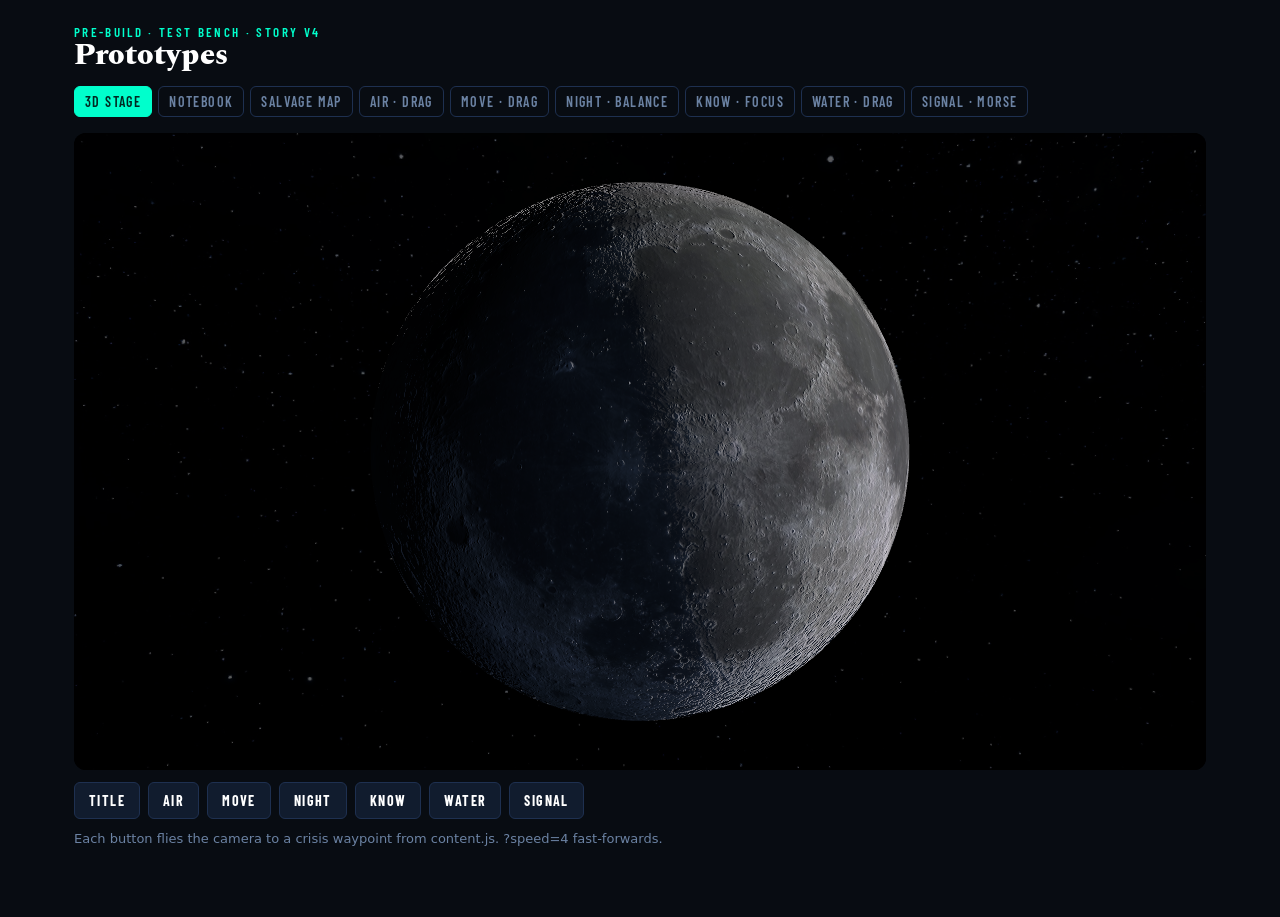
<file: prototypes.html>
<!doctype html>
<html lang="en">
<head>
<meta charset="utf-8">
<meta name="viewport" content="width=device-width, initial-scale=1">
<title>Everything They Left — Prototypes</title>
<link rel="preconnect" href="https://fonts.googleapis.com">
<link rel="stylesheet" href="https://fonts.googleapis.com/css2?family=Spectral:wght@400;600;800&family=Barlow+Condensed:wght@500;600;700&family=Caveat:wght@500;700&display=swap">
<link rel="stylesheet" href="lib/game.css">
<script src="vendor/rough.js"></script>
<script type="importmap">{ "imports": { "three": "./vendor/three.module.min.js" } }</script>
<style>
  .wrap { max-width: 1180px; margin: 0 auto; padding: 24px; }
  header { display: flex; gap: 16px; align-items: center; flex-wrap: wrap; margin-bottom: 16px; }
  h1 { font: 800 30px/1 var(--display); color: var(--hi); margin: 0; }
  .kick { font: 600 13px var(--label); letter-spacing: .18em; color: var(--accent2); text-transform: uppercase; }
  nav { display: flex; gap: 6px; flex-wrap: wrap; }
  nav a { font: 600 14px var(--label); letter-spacing: .1em; text-transform: uppercase; color: var(--dim); text-decoration: none; padding: 6px 10px; border: 1px solid var(--border); border-radius: 6px; }
  nav a[aria-current="page"] { color: #002a22; background: var(--accent2); border-color: var(--accent2); }
  .stage-wrap { position: relative; aspect-ratio: 16 / 9; border-radius: 12px; overflow: hidden; background: #000; }
  .stage-wrap canvas { width: 100%; height: 100%; display: block; }
  .world { position: absolute; inset: 0; background: url('assets/img/watcher-earthset-limb.jpg') center 40% / cover; }
  .row { display: flex; gap: 8px; flex-wrap: wrap; margin-top: 12px; }
  .btn { font: 700 14px var(--label); letter-spacing: .1em; text-transform: uppercase; padding: 9px 14px; border-radius: 6px; border: 1px solid var(--border); background: var(--bg3); color: var(--hi); cursor: pointer; }
  .look-up { margin-top: 10px; }
  .note { color: var(--dim); font-size: 13px; margin: 10px 0 0; }
  .log { font: 13px var(--mono); color: var(--dim); margin-top: 12px; min-height: 1.5em; }
  .fallback { position: absolute; inset: 0; background: url('assets/img/watcher-earthset-orion.jpg') center / cover; }
  .nb { padding: 26px 30px; border-radius: 4px; }
  .nb h2 { font: 700 38px/1 'Caveat', cursive; margin: 0 0 16px; }
  .nb .shots { display: grid; grid-template-columns: repeat(2, minmax(0, 1fr)); gap: 24px; }
  .nb figure { margin: 0; } .nb figure img { width: 100%; aspect-ratio: 4/3; object-fit: cover; display: block; }
  .nb figcaption { font: 700 20px 'Caveat', cursive; margin-top: 6px; }
  .nb .plan { display: grid; grid-template-columns: minmax(0, 1.4fr) minmax(0, 1fr); gap: 20px; align-items: center; margin-top: 26px; }
  .nb .plan .btn { background: #fff8ea; color: #2d2c2a; border-color: #8a8272; }
  @media (max-width: 800px) { .nb .shots, .nb .plan { grid-template-columns: minmax(0, 1fr); } }
</style>
</head>
<body>
<div class="wrap">
  <header>
    <div><div class="kick">Pre-build · test bench · story v4</div><h1>Prototypes</h1></div>
    <nav id="nav"></nav>
  </header>
  <main id="main"></main>
  <p class="log" id="log"></p>
</div>

<script type="module">
  import { CONTENT } from './content.js';
  import { mountInteraction } from './lib/interactions.js';
  import { mountHud } from './lib/hud.js';
  import { ensurePencil, drawPlan, PLAN_NAMES } from './lib/notebook.js';
  import { mountSalvageMap } from './lib/archive-map.js';

  const P = [['stage', '3D stage'], ['notebook', 'Notebook'], ['map', 'Salvage map'], ...CONTENT.crises.map(c => [c.id, `${c.name} · ${c.interaction.verb}`])];
  const q = new URLSearchParams(location.search), cur = q.get('p') || 'stage';
  const $ = s => document.querySelector(s), main = $('#main'), log = m => $('#log').textContent = m;
  const keep = ['speed', 'timer'].filter(k => q.get(k)).map(k => `&${k}=${q.get(k)}`).join('');
  $('#nav').innerHTML = P.map(([id, name]) => `<a href="?p=${id}${keep}" ${id === cur ? 'aria-current="page"' : ''}>${name}</a>`).join('');

  if (cur === 'stage') {
    main.innerHTML = `<div class="stage-wrap"><canvas id="c"></canvas></div><div class="row" id="wps"></div>
      <p class="note">Each button flies the camera to a crisis waypoint from content.js. ?speed=4 fast-forwards.</p>`;
    const { createStage } = await import('./lib/stage3d.js');
    const stage = createStage($('#c'), { moon: 'assets/textures/moon_4k.jpg', earth: 'assets/textures/earth_day.jpg', stars: 'assets/textures/stars_milky_way.jpg' });
    if (!stage) { $('.stage-wrap').innerHTML = '<div class="fallback"></div>'; log('WebGL unavailable: kill switch → still image.'); }
    else {
      const WPS = [['Title', { lat: 10, lon: -35, alt: 3.4, sunLon: 60 }], ...CONTENT.crises.map(c => [c.name, c.waypoint])];
      $('#wps').innerHTML = WPS.map(([n], i) => `<button class="btn" data-i="${i}">${n}</button>`).join('');
      stage.snap(WPS[0][1]);
      $('#wps').addEventListener('click', async e => { const i = e.target.dataset.i; if (i == null) return; log('Flying to ' + WPS[i][0] + '…'); await stage.flyTo(WPS[i][1], 3); log('Arrived: ' + WPS[i][0]); });
      window.__stage = stage;
    }

  } else if (cur === 'notebook') {
    ensurePencil();
    main.innerHTML = `<div class="nb paper">
      <h2>Bhoomi’s notebook</h2>
      <div class="shots">
        <figure class="taped"><img class="sketch" src="assets/img/sketch-houbolt-lor.jpg" alt="John Houbolt at his chalkboard, 1962"><figcaption>Houbolt, 1962: “leave the big ship in orbit”</figcaption></figure>
        <figure class="taped" style="rotate:1deg"><img class="sketch" src="assets/img/air-co2-mailbox.jpg" alt="Apollo 13 CO2 adapter"><figcaption>Apollo 13’s mailbox, 1970</figcaption></figure>
        <figure class="taped"><img class="sketch" src="assets/img/sketch-apollo12-rtg.jpg" alt="Alan Bean unloading the RTG fuel element"><figcaption>Apollo 12’s nuclear battery. Still warm?</figcaption></figure>
      </div>
      <div class="plan"><svg class="plan-svg" id="plan" role="img" aria-label="Bhoomi's hand-drawn plan"></svg>
        <div><div class="hand" style="font-size:24px" id="plan-name"></div><div class="row" id="plans"></div></div></div></div>`;
    const show = n => { $('#plan-name').textContent = 'PLAN: ' + n.replace('-', ' '); drawPlan($('#plan'), n); };
    $('#plans').innerHTML = PLAN_NAMES.map(n => `<button class="btn" data-n="${n}">${n}</button>`).join('');
    $('#plans').addEventListener('click', e => e.target.dataset.n && show(e.target.dataset.n));
    show(q.get('plan') || 'scrubber-adapter');

  } else if (cur === 'map') {
    const missions = await (await fetch('data/missions.json')).json();
    mountSalvageMap(main, { ...CONTENT.salvageMap, missions, moonTexture: 'assets/textures/moon_2k.jpg', earthTexture: 'assets/textures/earth_day.jpg', onDone: () => log('Lifted into the visor view: salvage sites lit.') });

  } else {
    // A crisis inside the visor: world still + HUD + the timed interaction in the lower third.
    const idx = CONTENT.crises.findIndex(x => x.id === cur), c = CONTENT.crises[idx];
    main.innerHTML = `<div class="stage-wrap" id="frame"><div class="world"></div></div>
      <div class="row"><button class="btn" id="boot">Boot HUD (story order)</button><button class="btn" id="dead">HUD dead</button></div>
      <p class="note">HUD shows what earlier crises unlocked. Miss 3 times for the timer prompt. ?timer=off starts with it off.</p>`;
    const waypoints = CONTENT.salvageMap.beats.filter(b => b.salvage).map(b => ({ 'reflector-a11': 'APOLLO 11', 'rtg-a12': 'APOLLO 12', 'drill-im2': 'IM-2 DRILL', 'reflector-ch3': 'VIKRAM' }[b.salvage]));
    let active = null, misses = 0;
    const hud = mountHud($('#frame'), { waypoints, onTimer: on => { active?.setTimer?.(on); hud?.toast && ($('.visor-toast').hidden = true); } });
    const earned = [...CONTENT.opener.hudUnlock, ...CONTENT.crises.slice(0, idx).flatMap(x => x.hudUnlock)];
    hud.unlock(earned, false); hud.unlock(['objective'], false); hud.setObjective(c.objective);
    $('#boot').onclick = () => { $('#frame').querySelectorAll('[data-hud]').forEach(el => el.classList.add('off')); hud.unlock(['o2-gauge', ...CONTENT.crises.flatMap(x => x.hudUnlock).filter(k => k !== 'all')]); };
    $('#dead').onclick = () => $('#frame').querySelectorAll('[data-hud]').forEach(el => el.classList.toggle('off', el.dataset.hud !== 'o2-gauge'));
    const again = () => {
      active?.destroy();
      active = mountInteraction(hud.panel, c.interaction, {
        timerOn: hud.timer.on,
        onMiss: () => { hud.fail(); if (++misses === 3) hud.toast('Want to read at your own pace? Turn off the timer ↗'); log('misses ' + misses); },
        onWin: () => { hud.unlock(c.hudUnlock); log(`WIN → ${c.payoff.solvedBefore} · ${c.payoff.lines[0]}`); setTimeout(again, 3000); },
      });
    };
    again();
    window.__proto = { get misses() { return misses; } };
  }
</script>
</body>
</html>
</file>
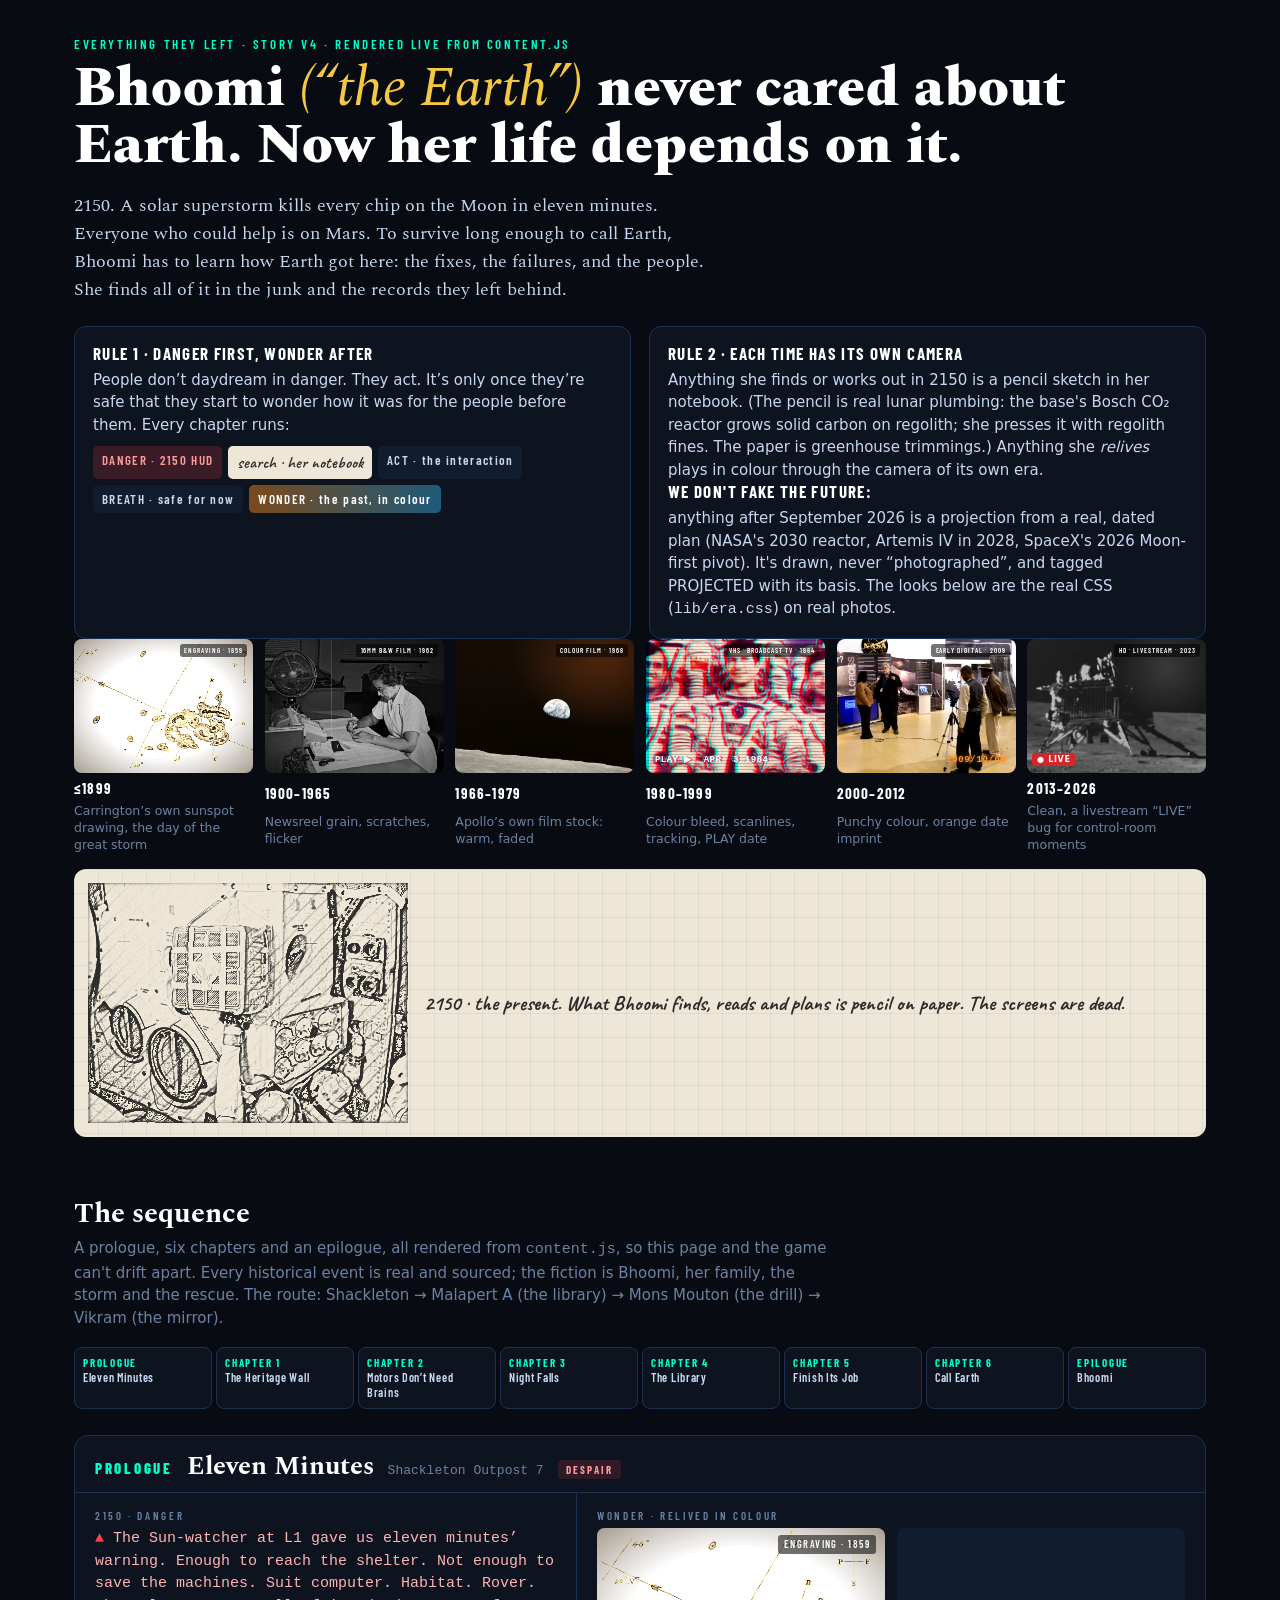
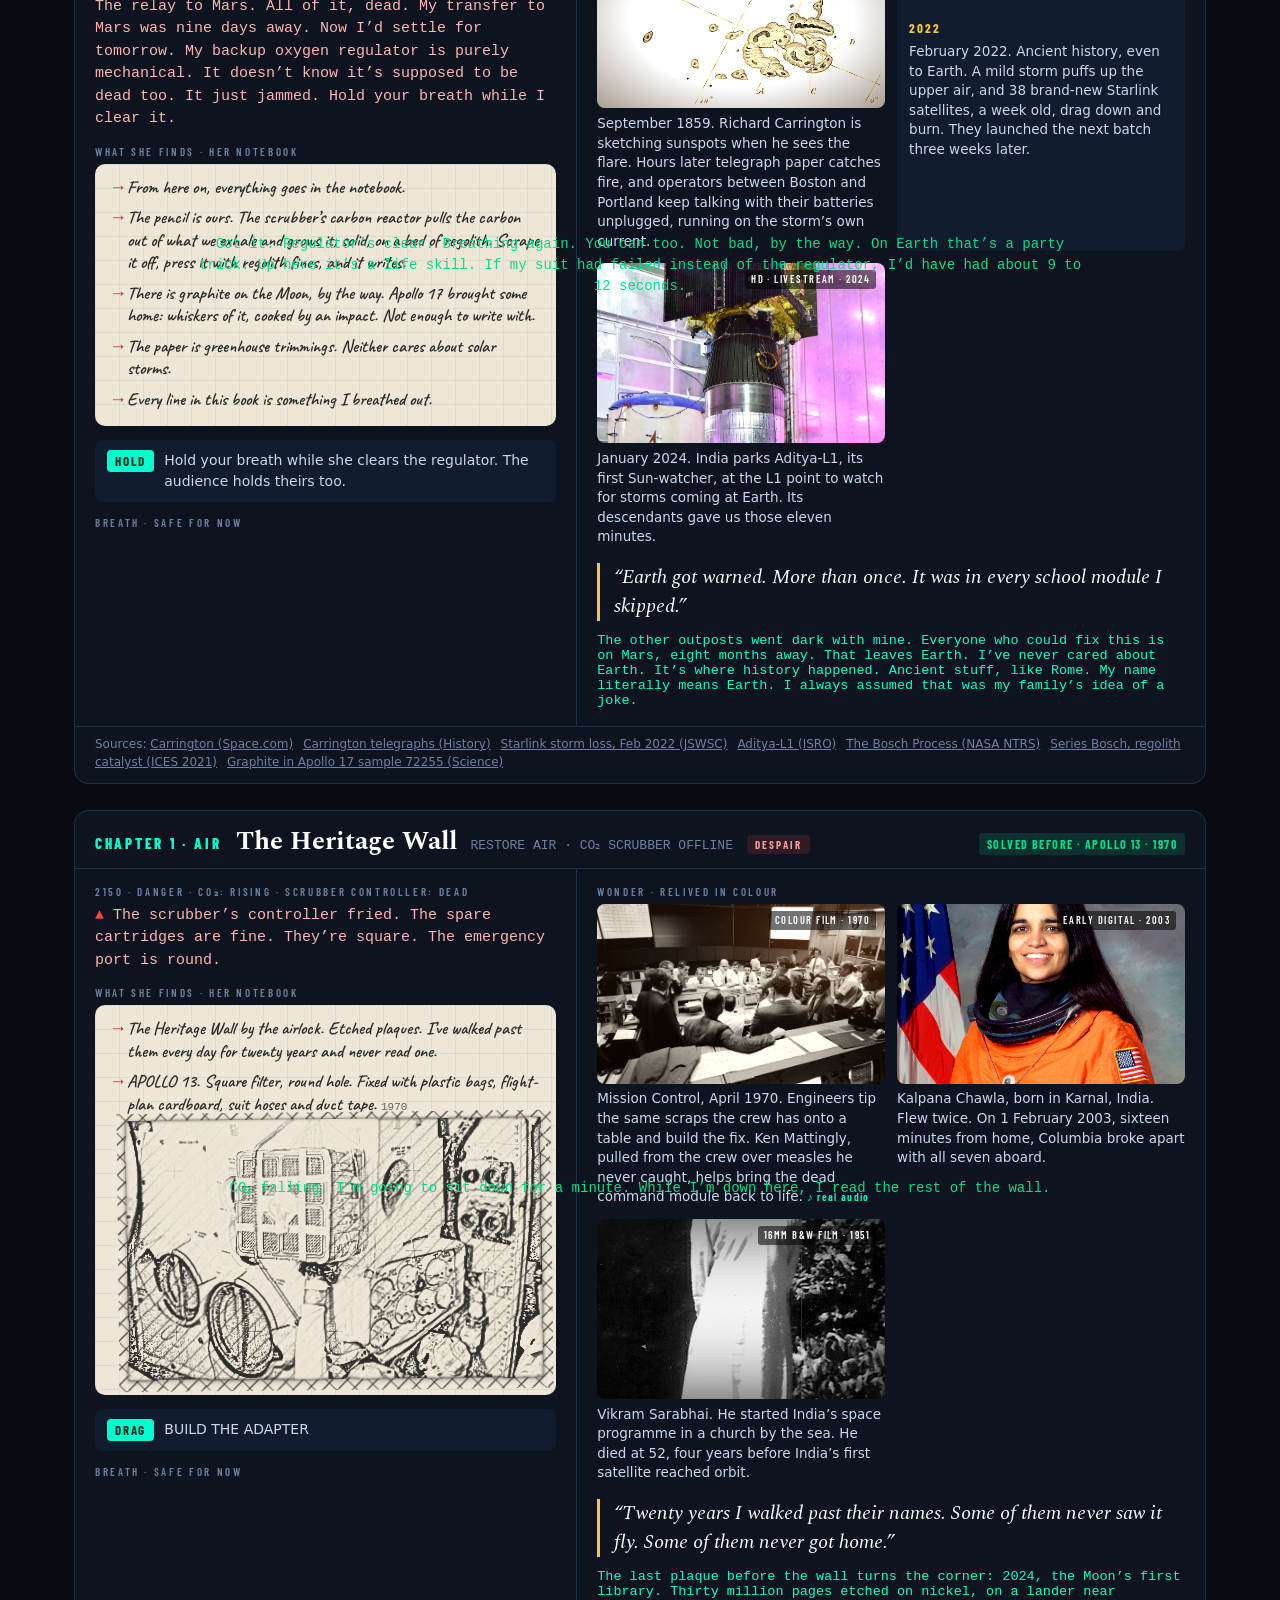
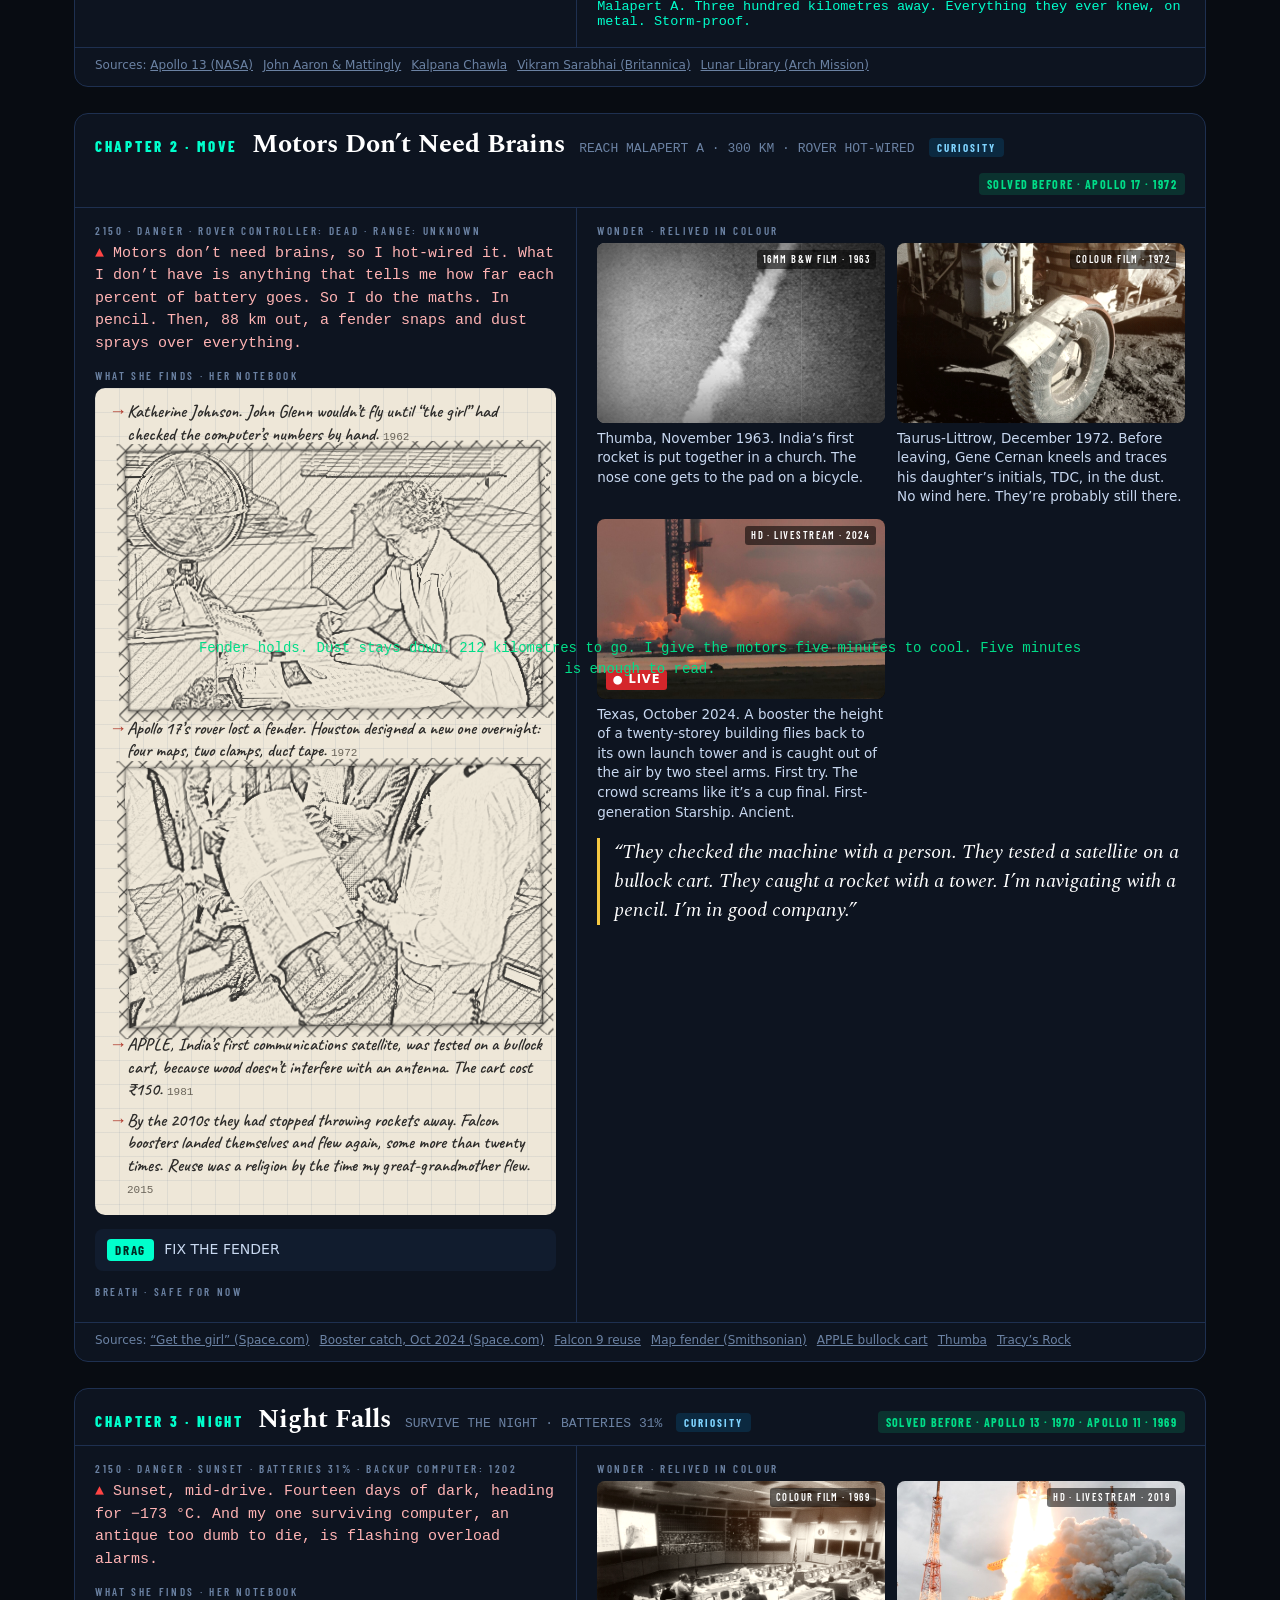
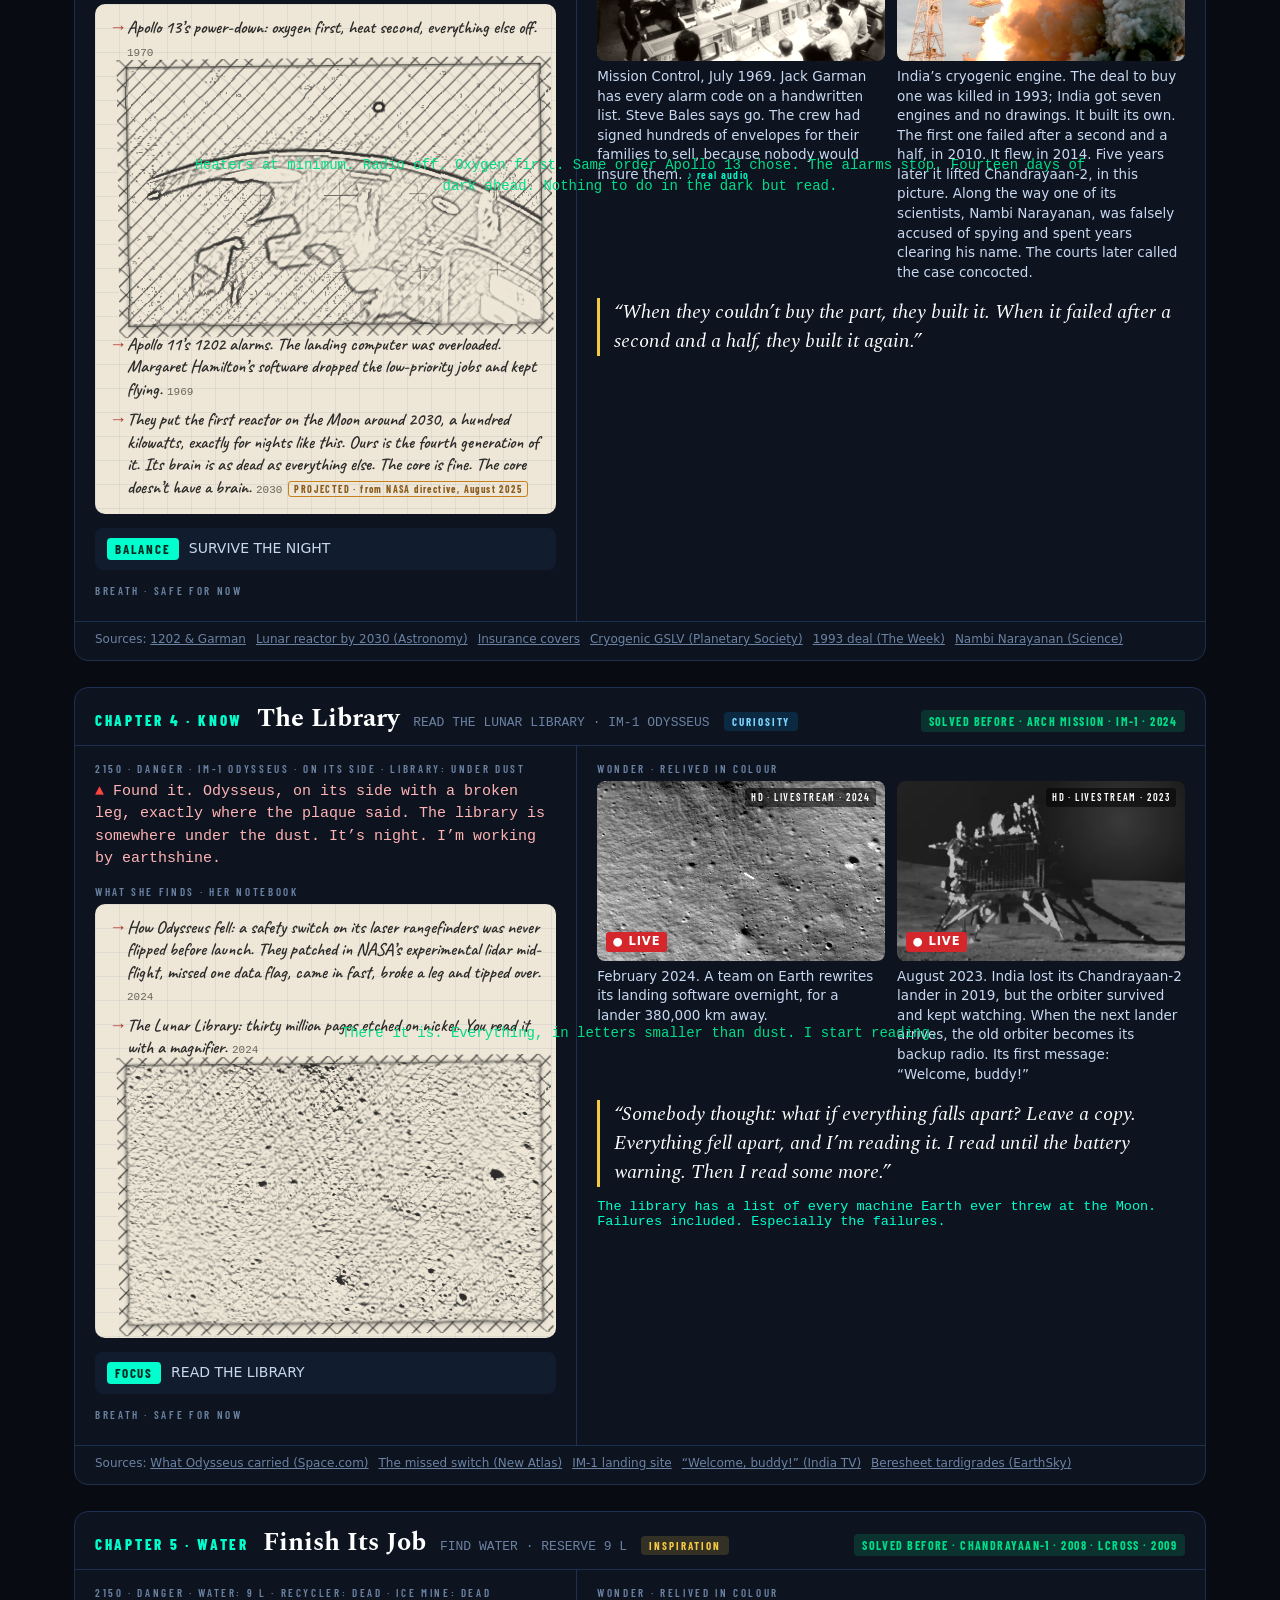
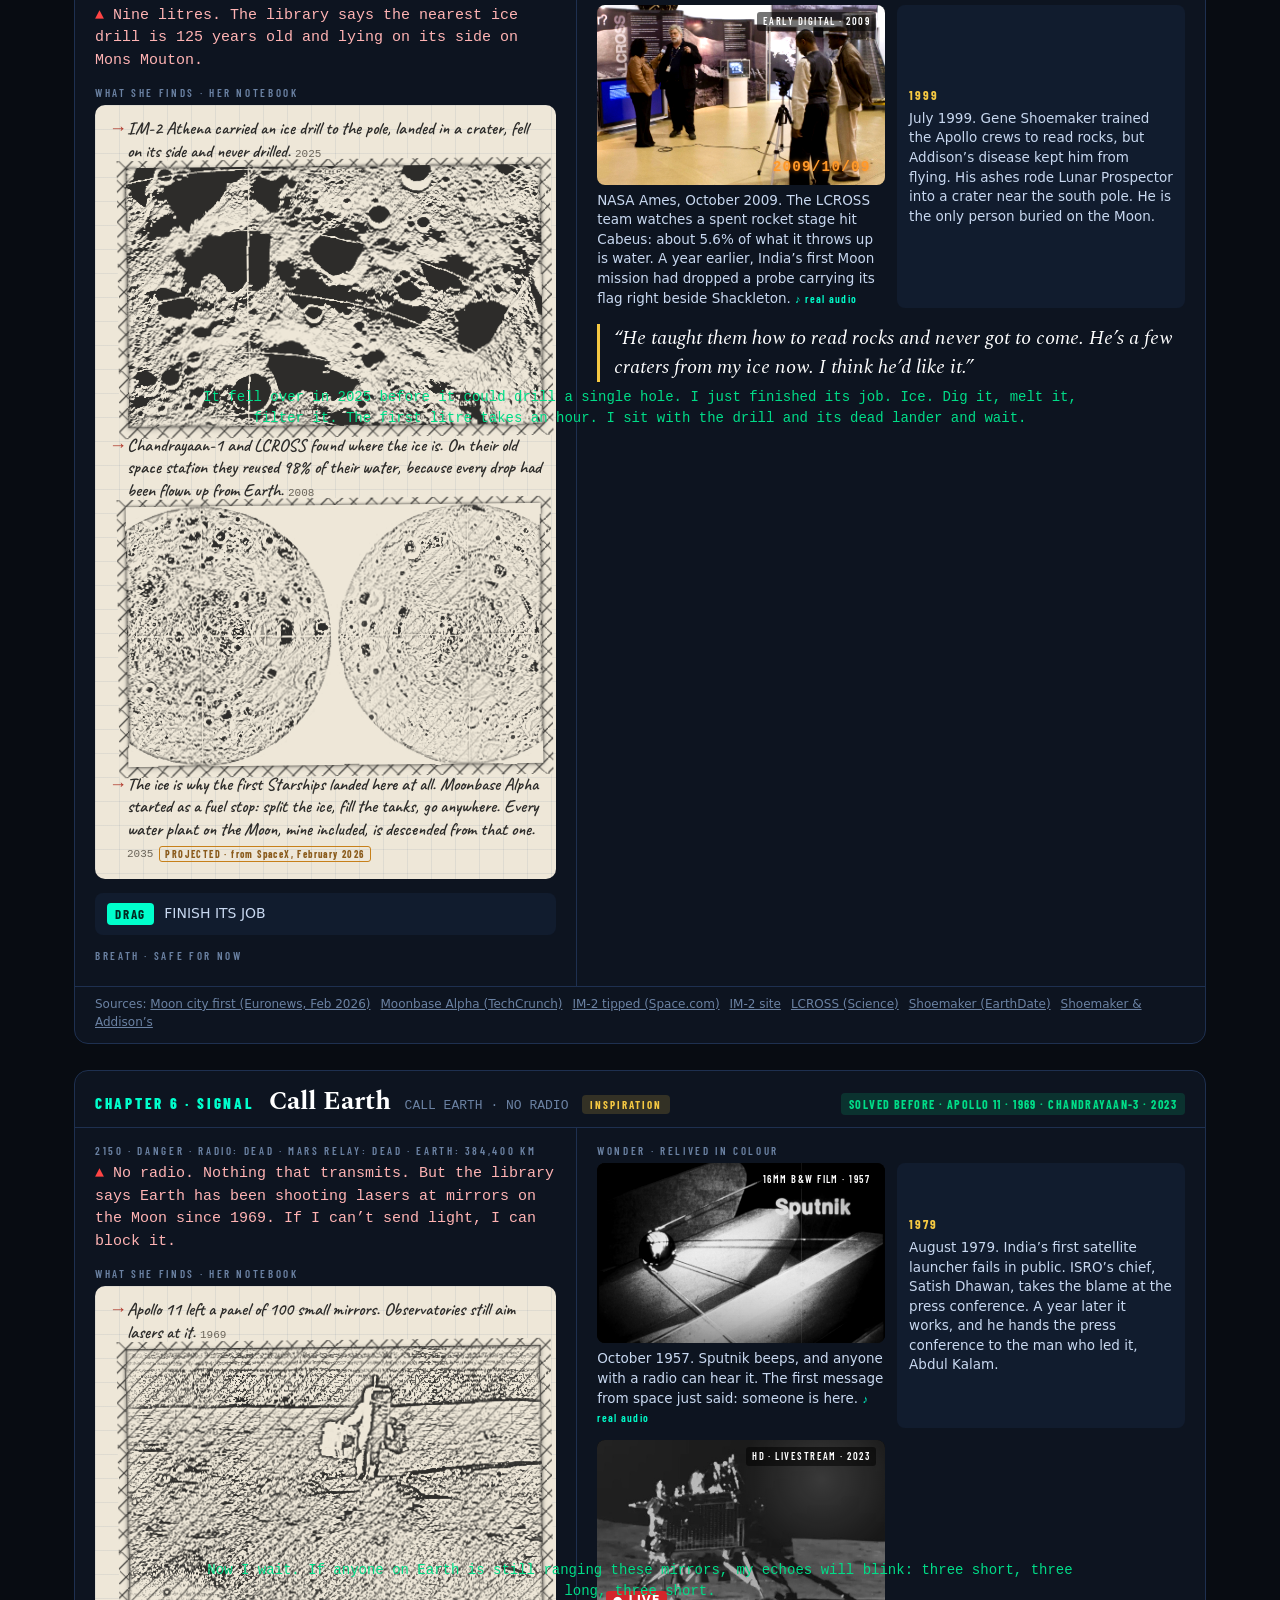
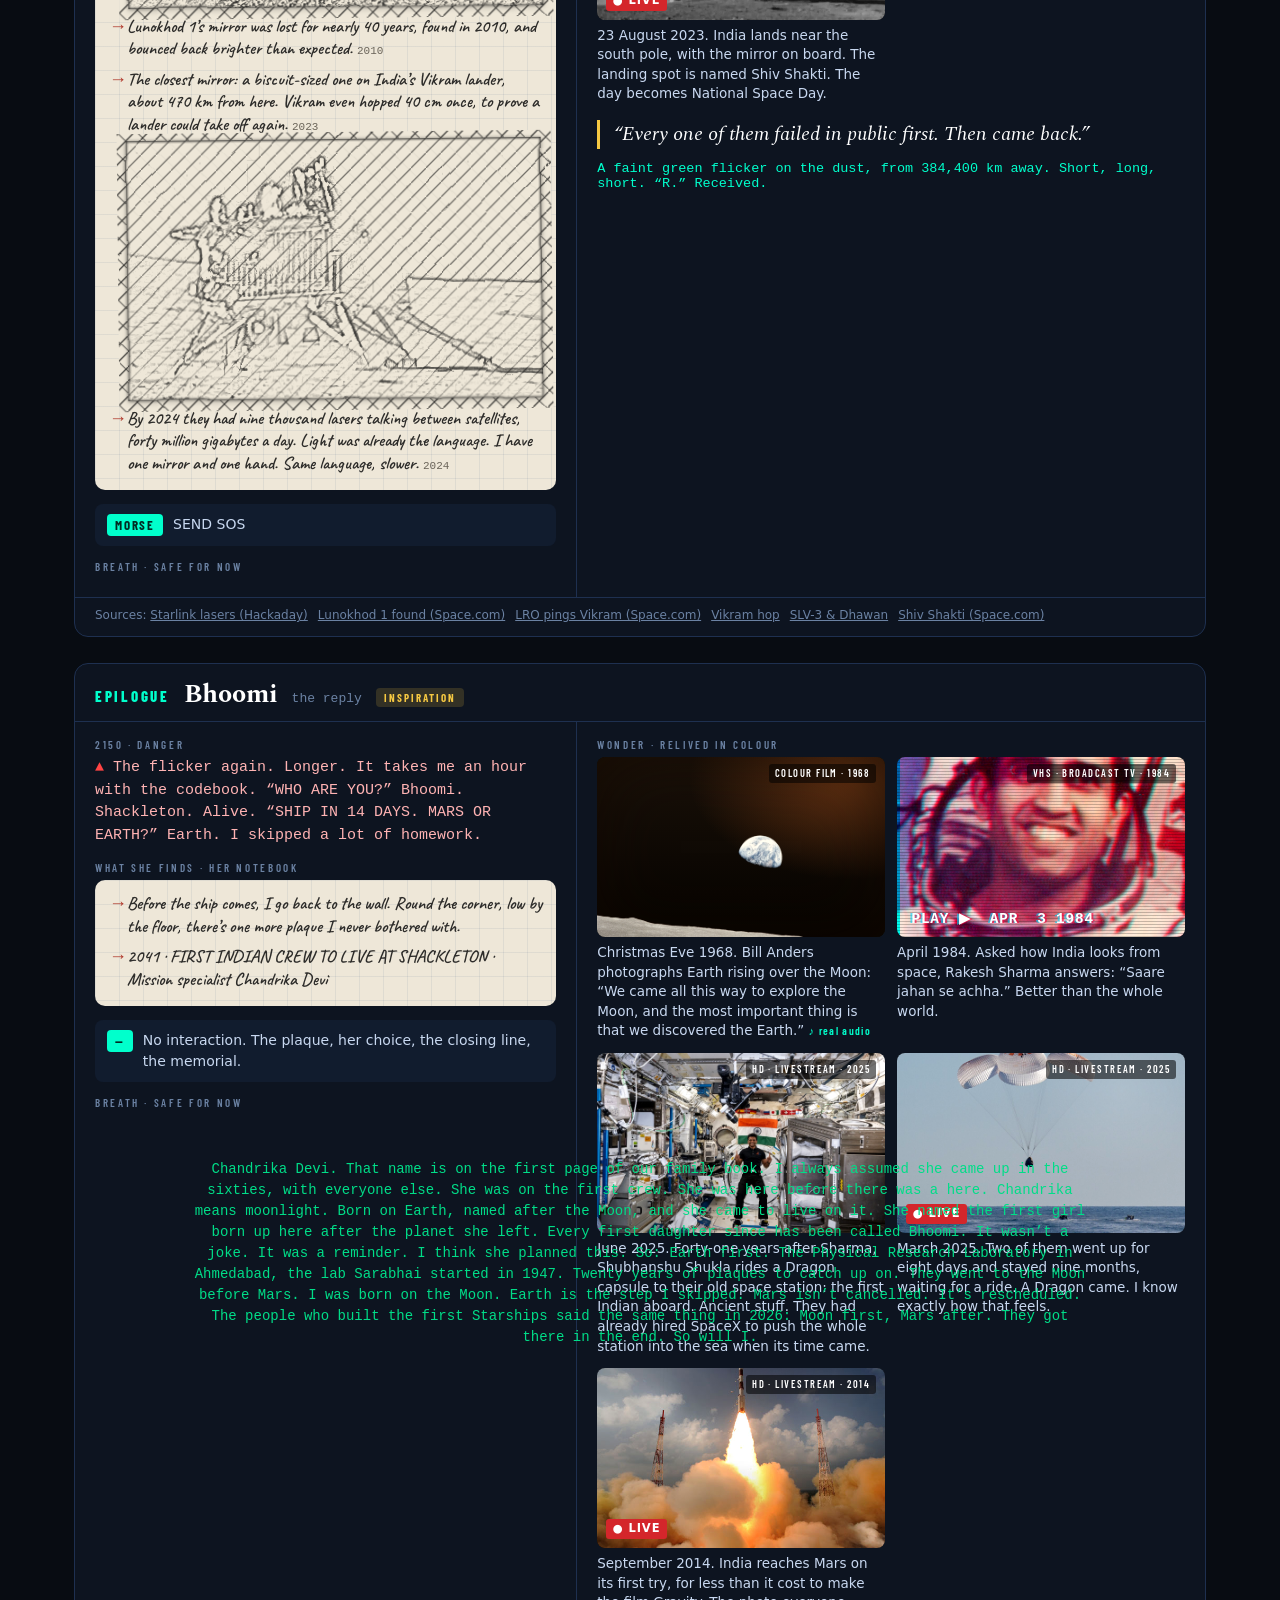
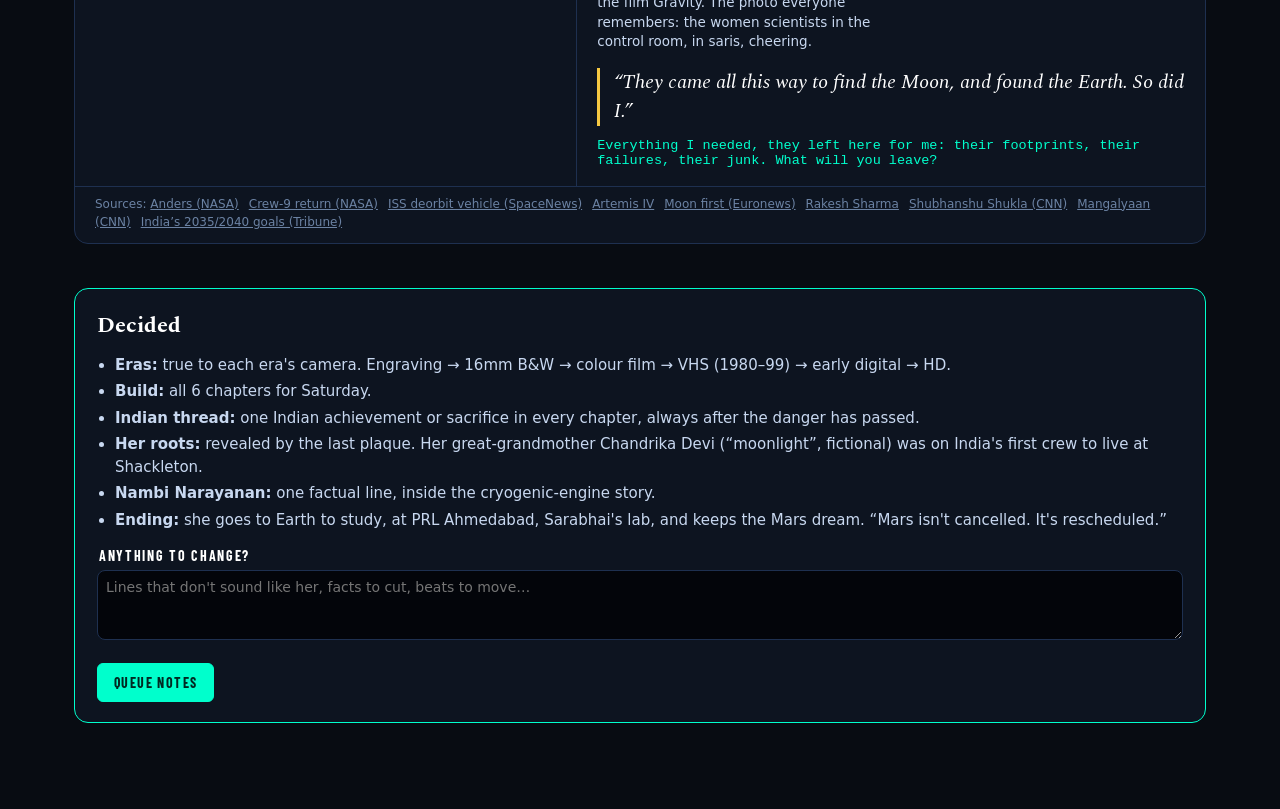
<file: story.html>
<!doctype html>
<html lang="en">
<head>
<meta charset="utf-8">
<meta name="viewport" content="width=device-width, initial-scale=1">
<title>Bhoomi — Story Sequence</title>
<link rel="preconnect" href="https://fonts.googleapis.com">
<link rel="stylesheet" href="https://fonts.googleapis.com/css2?family=Spectral:ital,wght@0,400;0,600;0,800;1,400&family=Barlow+Condensed:wght@500;600;700&family=Caveat:wght@500;700&display=swap">
<link rel="stylesheet" href="lib/game.css">
<link rel="stylesheet" href="lib/era.css">
<style>
  /* Design source: the product's own tokens (lib/game.css ← artemis3-dashboard index.css) */
  body { background: var(--bg); }
  .wrap { max-width: 1180px; margin: 0 auto; padding: 36px 24px 90px; }
  .kick { font: 600 13px var(--label); letter-spacing: .2em; text-transform: uppercase; color: var(--accent2); }
  h1 { font: 800 clamp(34px, 5vw, 56px)/1.02 var(--display); color: var(--hi); margin: 8px 0 10px; }
  h1 em { font-style: italic; font-weight: 400; color: var(--gold); }
  .lede { font: 18px/1.55 var(--display); color: var(--text); max-width: 72ch; }
  h2 { font: 700 28px/1.2 var(--display); color: var(--hi); margin: 60px 0 6px; }
  .sub { color: var(--dim); max-width: 80ch; margin: 0 0 18px; }
  a { color: var(--accent); }
  .rules { display: grid; grid-template-columns: minmax(0, 1fr) minmax(0, 1fr); gap: 18px; margin-top: 22px; }
  .rule { background: var(--bg2); border: 1px solid var(--border); border-radius: 12px; padding: 16px 18px; }
  .rule b { display: block; font: 700 17px var(--label); letter-spacing: .08em; color: var(--hi); text-transform: uppercase; margin-bottom: 6px; }
  .rhythm { display: flex; gap: 6px; flex-wrap: wrap; margin-top: 10px; }
  .rhythm span { font: 600 13px var(--label); letter-spacing: .1em; padding: 6px 9px; border-radius: 5px; background: var(--bg3); color: var(--text); }
  .rhythm .p { background: #eee7d8; color: #2d2c2a; font-family: 'Caveat', cursive; font-size: 17px; letter-spacing: 0; }
  .rhythm .c { background: linear-gradient(90deg, #7a4a1c, #1e5a7a); color: #fff; }
  .rhythm .d { background: rgba(255,68,68,.18); color: #ff9a9a; }
  .ladder { display: grid; grid-template-columns: repeat(6, minmax(0, 1fr)); gap: 12px; }
  .ladder .step { display: grid; gap: 6px; }
  .ladder .era { aspect-ratio: 4 / 3; border-radius: 8px; }
  .ladder .yrs { font: 700 15px var(--label); letter-spacing: .08em; color: var(--hi); }
  .ladder .why { font-size: 12.5px; color: var(--dim); line-height: 1.35; }
  .present { display: grid; grid-template-columns: 320px minmax(0, 1fr); gap: 16px; align-items: center; margin-top: 16px; padding: 14px; border-radius: 12px; }
  .present img { width: 100%; aspect-ratio: 4/3; object-fit: cover; }
  .present p { margin: 0; font: 700 21px/1.3 'Caveat', cursive; }

  /* chapters */
  .ch { position: relative; margin-top: 26px; background: var(--bg2); border: 1px solid var(--border); border-radius: 14px; overflow: hidden; }
  .ch-head { display: flex; gap: 14px; align-items: baseline; flex-wrap: wrap; padding: 16px 20px 12px; border-bottom: 1px solid var(--border); }
  .ch-n { font: 800 15px var(--label); letter-spacing: .18em; color: var(--accent2); }
  .ch-t { font: 700 26px/1.1 var(--display); color: var(--hi); margin: 0; }
  .ch-place { font: 13px var(--mono); color: var(--dim); }
  .mood { font: 700 11px var(--label); letter-spacing: .18em; text-transform: uppercase; padding: 3px 8px; border-radius: 4px; }
  .mood.despair { background: rgba(255,68,68,.14); color: #ff9a9a; } .mood.curiosity { background: rgba(0,170,255,.14); color: #7fd4ff; } .mood.inspiration { background: rgba(245,200,66,.16); color: var(--gold); }
  .ch-build { margin-left: auto; font: 700 12px var(--label); letter-spacing: .12em; padding: 4px 8px; border-radius: 4px; }
  .ch-build.core { background: rgba(0,221,136,.15); color: var(--ok); } .ch-build.cheap { background: rgba(255,170,0,.14); color: var(--warn); } .ch-build.scene { background: var(--bg3); color: var(--dim); }
  .ch-body { display: grid; grid-template-columns: minmax(0, 1fr) minmax(0, 1.25fr); }
  .now { padding: 16px 20px 18px; border-right: 1px solid var(--border); }
  .lbl { font: 600 11px var(--label); letter-spacing: .24em; text-transform: uppercase; color: var(--dim); margin: 0 0 6px; }
  .danger { font: 15px/1.5 var(--mono); color: #ffb3b3; margin: 0 0 14px; }
  .danger::before { content: '▲ '; color: var(--danger); }
  .finds { border-radius: 10px; padding: 12px 14px 8px; margin-bottom: 14px; }
  .finds ul { margin: 0; padding: 0; list-style: none; }
  .finds li { font: 600 18px/1.25 'Caveat', cursive; margin: 0 0 8px; padding-left: 18px; position: relative; }
  .finds li::before { content: '→'; position: absolute; left: 0; color: #b0392b; }
  .finds li small { font: 11px var(--mono); color: #6b655a; }
  .proj { display: inline-block; margin-left: 6px; font: 700 10px var(--label); letter-spacing: .14em; color: #8a5a1a; border: 1px solid #c7801a; border-radius: 3px; padding: 1px 5px; vertical-align: middle; }
  .basis { margin: 4px 0 0; font: 11px var(--mono); color: var(--warn); }
  .finds .sk { display: flex; gap: 10px; margin: 4px 0 8px; }
  .finds .sk img { width: 100%; aspect-ratio: 16/10; object-fit: cover; rotate: -.6deg; box-shadow: 0 2px 6px rgba(0,0,0,.15); }
  .act { display: grid; grid-template-columns: auto minmax(0, 1fr); gap: 10px; align-items: start; background: var(--bg3); border-radius: 8px; padding: 10px 12px; }
  .act .verb { font: 700 13px var(--label); letter-spacing: .14em; color: #002a22; background: var(--accent2); padding: 3px 8px; border-radius: 4px; }
  .act p { margin: 0; font-size: 14px; }
  .past { padding: 16px 20px 18px; }
  .frames { display: grid; grid-template-columns: repeat(2, minmax(0, 1fr)); gap: 12px; }
  .frames figure.era { aspect-ratio: 16 / 10; border-radius: 8px; }
  .scene p { margin: 6px 0 0; font-size: 13.5px; line-height: 1.45; color: var(--text); }
  .scene p b { color: var(--hi); font-weight: 600; }
  .scene.textonly { background: var(--bg3); border-radius: 8px; padding: 12px; display: grid; align-content: center; }
  .scene.textonly .yr { font: 700 13px var(--label); letter-spacing: .14em; color: var(--gold); }
  .payoff { margin: 0; font: 14px/1.5 var(--mono); color: var(--ok); }
  .aud { font: 600 11px var(--label); letter-spacing: .12em; color: var(--accent2); }
  ul.decided { margin: 0 0 16px; padding-left: 18px; } ul.decided li { margin: 4px 0; }
  .wonder { margin: 16px 0 0; font: italic 20px/1.45 var(--display); color: var(--hi); border-left: 3px solid var(--gold); padding-left: 14px; }
  .hook { margin: 12px 0 0; font: 13.5px var(--mono); color: var(--accent2); }
  .src { padding: 8px 20px 12px; border-top: 1px solid var(--border); font-size: 12px; color: var(--dim); }
  .src a { color: var(--dim); margin-right: 10px; }
  .arc-line { display: grid; grid-template-columns: repeat(8, minmax(0, 1fr)); gap: 4px; margin-top: 18px; }
  .arc-line a { text-decoration: none; background: var(--bg2); border: 1px solid var(--border); border-radius: 8px; padding: 8px; font: 600 12px/1.25 var(--label); letter-spacing: .06em; color: var(--text); }
  .arc-line a b { display: block; color: var(--accent2); font-size: 11px; letter-spacing: .16em; }
  form.decide { margin-top: 44px; background: var(--bg2); border: 1px solid var(--accent2); border-radius: 14px; padding: 20px 22px; }
  form.decide h3 { font: 700 22px var(--display); color: var(--hi); margin: 0 0 12px; }
  fieldset { border: 0; padding: 0; margin: 0 0 16px; }
  legend { font: 700 14px var(--label); letter-spacing: .12em; text-transform: uppercase; color: var(--hi); margin-bottom: 6px; }
  label.opt { display: flex; gap: 8px; align-items: flex-start; margin: 5px 0; font-size: 14.5px; cursor: pointer; }
  textarea { width: 100%; min-height: 70px; background: #03050a; color: var(--text); border: 1px solid var(--border); border-radius: 8px; padding: 8px; font: 14px system-ui, sans-serif; }
  .btn { font: 700 14px var(--label); letter-spacing: .1em; text-transform: uppercase; padding: 10px 16px; border-radius: 6px; border: 1px solid var(--accent2); background: var(--accent2); color: #002a22; cursor: pointer; }
  .queued { color: var(--ok); font: 600 13px var(--label); letter-spacing: .08em; margin-left: 10px; }
  @media (max-width: 900px) { .rules, .ch-body, .present { grid-template-columns: minmax(0, 1fr); } .now { border-right: 0; border-bottom: 1px solid var(--border); } .ladder { grid-template-columns: repeat(3, minmax(0, 1fr)); } .arc-line { grid-template-columns: repeat(4, minmax(0, 1fr)); } }
  @media (max-width: 560px) { .frames, .ladder { grid-template-columns: minmax(0, 1fr); } }
</style>
</head>
<body>
<div class="wrap">
  <div class="kick">Everything They Left · story v4 · rendered live from content.js</div>
  <h1>Bhoomi <em>(“the Earth”)</em> never cared about Earth. Now her life depends on it.</h1>
  <p class="lede">2150. A solar superstorm kills every chip on the Moon in eleven minutes. Everyone who could help is on Mars. To survive long enough to call Earth, Bhoomi has to learn how Earth got here: the fixes, the failures, and the people. She finds all of it in the junk and the records they left behind.</p>

  <div class="rules">
    <div class="rule"><b>Rule 1 · Danger first, wonder after</b>
      People don’t daydream in danger. They act. It’s only once they’re safe that they start to wonder how it was for the people before them. Every chapter runs:
      <div class="rhythm"><span class="d">DANGER · 2150 HUD</span><span class="p">search · her notebook</span><span>ACT · the interaction</span><span>BREATH · safe for now</span><span class="c">WONDER · the past, in colour</span></div>
    </div>
    <div class="rule"><b>Rule 2 · Each time has its own camera</b>
      Anything she finds or works out in 2150 is a pencil sketch in her notebook. (The pencil is real lunar plumbing: the base's Bosch CO₂ reactor grows solid carbon on regolith; she presses it with regolith fines. The paper is greenhouse trimmings.) Anything she <i>relives</i> plays in colour through the camera of its own era. <b>We don't fake the future:</b> anything after September 2026 is a projection from a real, dated plan (NASA's 2030 reactor, Artemis IV in 2028, SpaceX's 2026 Moon-first pivot). It's drawn, never “photographed”, and tagged PROJECTED with its basis. The looks below are the real CSS (<code>lib/era.css</code>) on real photos.
    </div>
  </div>

  <div class="ladder" id="ladder" aria-label="Era looks"></div>
  <div class="present paper"><img class="sketch" src="assets/img/air-co2-mailbox.jpg" alt="Apollo 13 CO2 adapter as a pencil sketch"><p>2150 · the present. What Bhoomi finds, reads and plans is pencil on paper. The screens are dead.</p></div>


  <h2>The sequence</h2>
  <p class="sub">A prologue, six chapters and an epilogue, all rendered from <code>content.js</code>, so this page and the game can't drift apart. Every historical event is real and sourced; the fiction is Bhoomi, her family, the storm and the rescue. The route: Shackleton → Malapert A (the library) → Mons Mouton (the drill) → Vikram (the mirror).</p>
  <nav class="arc-line" id="arcline"></nav>
  <div id="chapters"></div>

  <form class="decide" id="decide" data-lavish-question="story-v4-notes">
    <h3>Decided</h3>
    <ul class="decided">
      <li><b>Eras:</b> true to each era's camera. Engraving → 16mm B&amp;W → colour film → VHS (1980–99) → early digital → HD.</li>
      <li><b>Build:</b> all 6 chapters for Saturday.</li>
      <li><b>Indian thread:</b> one Indian achievement or sacrifice in every chapter, always after the danger has passed.</li>
      <li><b>Her roots:</b> revealed by the last plaque. Her great-grandmother Chandrika Devi (“moonlight”, fictional) was on India's first crew to live at Shackleton.</li>
      <li><b>Nambi Narayanan:</b> one factual line, inside the cryogenic-engine story.</li>
      <li><b>Ending:</b> she goes to Earth to study, at PRL Ahmedabad, Sarabhai's lab, and keeps the Mars dream. “Mars isn't cancelled. It's rescheduled.”</li>
    </ul>
    <fieldset><legend>Anything to change?</legend><textarea name="notes" placeholder="Lines that don't sound like her, facts to cut, beats to move…"></textarea></fieldset>
    <button class="btn" type="submit">Queue notes</button><span class="queued" id="q" hidden>✓ Queued, press Send to Agent</span>
  </form>
</div>

<script type="module">
import { CONTENT as C } from './content.js';
import { eraFrame } from './lib/era.js';
import { ensurePencil } from './lib/notebook.js';
ensurePencil();
const $ = s => document.querySelector(s);

// ── the ladder: one real photo per era ──
const LADDER = [
  ['assets/img/era-1859-carrington-sketch.jpg', 1859, 'Carrington’s own sunspot drawing, the day of the great storm', '≤1899'],
  ['assets/img/era-1962-katherine-johnson.jpg', 1962, 'Newsreel grain, scratches, flicker', '1900–1965'],
  ['assets/img/finale-earthrise.jpg', 1968, 'Apollo’s own film stock: warm, faded', '1966–1979'],
  ['assets/img/era-1984-soyuz-t11-crew.jpg', 1984, 'Colour bleed, scanlines, tracking, PLAY date', '1980–1999', { date: '1984-04-03' }],
  ['assets/img/era-2009-lcross-team.jpg', 2009, 'Punchy colour, orange date imprint', '2000–2012', { date: '2009-10-09' }],
  ['assets/img/cold-chandrayaan3-vikram.jpg', 2023, 'Clean, a livestream “LIVE” bug for control-room moments', '2013–2026', { live: true }],
];
for (const [src, y, why, yrs, o = {}] of LADDER) {
  const d = document.createElement('div'); d.className = 'step';
  d.append(eraFrame(src, y, { alt: why, ...o }));
  d.insertAdjacentHTML('beforeend', `<div class="yrs">${yrs}</div><div class="why">${why}</div>`);
  $('#ladder').append(d);
}

// ── chapters: rendered straight from content.js (the single source of truth) ──
const VERB = { drag: 'DRAG', balance: 'BALANCE', focus: 'FOCUS', morse: 'MORSE', hold: 'HOLD' };
const links = src => (src || []).map(([t, u]) => `<a href="${u}" target="_blank" rel="noopener">${t}</a>`).join('');
const CH = [
  { id: 'prologue', n: 'PROLOGUE', t: 'Eleven Minutes', place: C.narrator.base, danger: C.prologue.lines.slice(1).join(' '), finds: C.notebook.lines.map(text => ({ text })),
    mood: C.prologue.mood, act: ['HOLD', 'Hold your breath while she clears the regulator. The audience holds theirs too.'], payoff: C.opener.lines, relive: C.opener.relive,
    wonder: C.opener.wonder, hook: C.motivation.join(' '), src: [...C.opener.sources, ...C.notebook.sources] },
  ...C.crises.map(c => ({ id: c.id, n: `CHAPTER ${c.chapter} · ${c.name}`, t: c.title, mood: c.mood, place: c.objective, status: c.alarm.status, danger: c.alarm.log,
    finds: c.finds, act: [VERB[c.interaction.verb] || c.interaction.verb.toUpperCase(), c.interaction.label], payoff: c.payoff.lines, solved: c.payoff.solvedBefore,
    relive: c.relive, wonder: c.wonder, hook: c.hook, src: c.sources })),
  { id: 'epilogue', n: 'EPILOGUE', t: 'Bhoomi', mood: C.finale.mood, place: 'the reply', danger: C.finale.reply.join(' '), finds: [{ text: C.finale.plaque.lead }, { text: C.finale.plaque.text }],
    act: ['—', 'No interaction. The plaque, her choice, the closing line, the memorial.'], payoff: [...C.finale.plaque.after, ...C.finale.choice], relive: C.finale.relive,
    wonder: 'They came all this way to find the Moon, and found the Earth. So did I.', hook: C.finale.closing, src: C.finale.sources },
];
$('#arcline').innerHTML = CH.map(c => `<a href="#${c.id}"><b>${c.n.split(' · ')[0]}</b>${c.t}</a>`).join('');
for (const c of CH) {
  const el = document.createElement('article'); el.className = 'ch'; el.id = c.id;
  el.innerHTML = `<header class="ch-head"><span class="ch-n">${c.n}</span><h3 class="ch-t">${c.t}</h3><span class="ch-place">${c.place}</span>${c.mood ? `<span class="mood ${c.mood}">${c.mood}</span>` : ''}${c.solved ? `<span class="ch-build core">SOLVED BEFORE · ${c.solved}</span>` : ''}</header>
    <div class="ch-body">
      <section class="now"><p class="lbl">2150 · danger${c.status ? ' · ' + c.status : ''}</p><p class="danger">${c.danger}</p>
        ${c.finds.length ? `<p class="lbl">What she finds · her notebook</p><div class="finds paper"><ul>${c.finds.map(f => `<li>${f.text} ${f.year ? `<small>${f.year}</small>` : ''}${f.projected ? `<span class="proj" title="${f.basis}">PROJECTED · from ${f.basis.split(':')[0]}</span>` : ''}${f.img ? `<div class="sk"><img class="sketch" src="${f.img}" alt=""></div>` : ''}</li>`).join('')}</ul></div>` : ''}
        <div class="act"><span class="verb">${c.act[0]}</span><p>${c.act[1]}</p></div>
        ${c.payoff?.length ? `<p class="lbl" style="margin-top:14px">Breath · safe for now</p><p class="payoff">${c.payoff.join(' ')}</p>` : ''}</section>
      <section class="past"><p class="lbl">Wonder · relived in colour</p><div class="frames"></div>
        <p class="wonder">“${c.wonder}”</p>${c.hook ? `<p class="hook">${c.hook}</p>` : ''}</section>
    </div><div class="src">Sources: ${links(c.src)}</div>`;
  const frames = el.querySelector('.frames');
  for (const r of c.relive || []) {
    const s = document.createElement('div'); s.className = 'scene' + (r.img ? '' : ' textonly');
    if (r.img) { s.append(eraFrame(r.img, r.year, { alt: '', date: r.date, live: r.live })); s.insertAdjacentHTML('beforeend', `<p>${r.text}${r.audio ? ' <span class="aud">♪ real audio</span>' : ''}</p>`); }
    else s.innerHTML = `<div class="yr">${r.year}${r.projected ? ' · PROJECTED' : ''}</div><p>${r.text}</p>${r.projected ? `<p class="basis">Basis: ${r.basis}</p>` : ''}`;
    frames.append(s);
  }
  $('#chapters').append(el);
}

// ── discussion notes → one prompt ──
$('#decide').addEventListener('submit', e => {
  e.preventDefault();
  const notes = (new FormData(e.currentTarget).get('notes') || '').trim(); if (!notes) return;
  if (window.lavish?.queuePrompt) { window.lavish.queuePrompt('Story v4 notes: ' + notes, { tag: 'story-v4-notes', text: 'Story notes', element: e.currentTarget, queueKey: 'story-v4-notes', data: { notes } }); $('#q').hidden = false; }
  else alert('Open this page through lavish to send notes.\n\n' + notes);
});
</script>
</body>
</html>
</file>
<file: lib/game.css>
/* Everything They Left — shared game styles. Tokens from artemis3-dashboard web-sim/index.css:5-19. */
[hidden] { display: none !important; }            /* trap #2: display:grid/flex beats [hidden] */
*, *::before, *::after { box-sizing: border-box; }
:root {
  --bg: #080c12; --bg2: #0d1420; --bg3: #111c2e; --border: #1e3050;
  --accent: #00aaff; --accent2: #00ffcc; --warn: #ffaa00; --danger: #ff4444; --ok: #00dd88;
  --gold: rgb(245,200,66); --ice: #7fd4ff; --partial: #b98cff; --text: #c8d8f0; --dim: #6b82a3; --hi: #fff;
  --mono: ui-monospace, 'SF Mono', Menlo, 'Courier New', monospace;
  --display: 'Spectral', Georgia, serif;
  --label: 'Barlow Condensed', 'Helvetica Neue', Arial, sans-serif;
  color-scheme: dark;
}
html, body { margin: 0; background: var(--bg); color: var(--text); font: 15px/1.5 system-ui, -apple-system, sans-serif; }
button { font: inherit; color: inherit; }
:focus-visible { outline: 2px solid var(--accent); outline-offset: 3px; }

/* ── Timed panel: every interaction sits inside one; its border is the fuse ── */
.timed { position: relative; border-radius: 12px; background: rgba(8, 14, 22, .82); padding: 22px; backdrop-filter: blur(4px); }
.timed > .fuse-svg { position: absolute; inset: 0; width: 100%; height: 100%; overflow: visible; pointer-events: none; }
.timed > .fuse-svg rect { fill: none; stroke-width: 2.5; stroke-dasharray: 100; stroke-dashoffset: 0; }
.timed > .fuse-svg .track { stroke: rgba(255,255,255,.10); }
.timed > .fuse-svg .fuse { stroke: var(--accent2); }            /* no vector-effect: trap #1 */
.timed.running > .fuse-svg .fuse { animation: fuse var(--fuse-s, 8s) linear forwards; }
.timed.paused > .fuse-svg .fuse { animation-play-state: paused; }
.timed.off > .fuse-svg .fuse { stroke: rgba(0,255,204,.35); }
@keyframes fuse {
  0% { stroke-dashoffset: 0; stroke: var(--accent2); }
  58% { stroke: var(--accent2); } 70% { stroke: var(--warn); } 80% { stroke: var(--danger); }
  100% { stroke-dashoffset: 100; stroke: var(--danger); }
}
.int-title { font: 700 22px/1 var(--label); letter-spacing: .14em; color: var(--hi); margin: 0 0 4px; }
.int-hint { font: 13px var(--mono); color: var(--dim); margin: 0 0 16px; min-height: 1.5em; }
.int-hint.bad { color: var(--warn); }
.int-hint.good { color: var(--accent2); }

/* ── DRAG ── */
.drag-wrap { display: grid; grid-template-columns: minmax(0, 1fr) minmax(0, 1.4fr); gap: 18px; min-height: 230px; }
.tray { display: flex; flex-wrap: wrap; gap: 12px; align-content: center; justify-content: center; border: 1px dashed var(--border); border-radius: 10px; padding: 14px; }
.item { width: 84px; height: 84px; display: grid; place-items: center; border-radius: 12px; border: 1px solid var(--border); background: var(--bg2); cursor: grab; touch-action: none; user-select: none; -webkit-user-select: none; }
.item svg { width: 58px; height: 58px; }
.item[aria-pressed="true"] { border-color: var(--accent2); box-shadow: 0 0 0 2px var(--accent2); }
.item.dragging { position: fixed; z-index: 100; cursor: grabbing; pointer-events: none; box-shadow: 0 10px 30px rgba(0,0,0,.6); }
.item.placed { visibility: hidden; }
.target { position: relative; border-radius: 12px; border: 1px solid var(--border); background: #03050a; display: grid; place-items: center; cursor: pointer; overflow: hidden; }
.target .label { position: absolute; left: 10px; top: 8px; font: 600 12px var(--label); letter-spacing: .14em; color: var(--dim); text-transform: uppercase; }
.target.hot { box-shadow: inset 0 0 0 2px var(--glow, var(--accent2)), 0 0 24px var(--glow, var(--accent2)); }
.slots { display: flex; gap: 14px; }
.slot { width: 74px; height: 74px; border-radius: 50% 50% 12px 12px; background: radial-gradient(circle at 50% 30%, #6b6258, #2b2622); display: grid; place-items: center; }
.slot svg { width: 52px; height: 52px; }

/* ── BALANCE ── */
.bal { display: grid; gap: 14px; }
.power { position: relative; height: 26px; border-radius: 6px; background: var(--bg3); overflow: hidden; }
.power .avail { position: absolute; inset: 0 auto 0 0; background: rgba(0,255,204,.18); border-right: 2px solid var(--accent2); }
.power .used { position: absolute; inset: 6px auto 6px 0; background: var(--accent); border-radius: 3px; }
.power.over .used { background: var(--danger); }
.power .read { position: absolute; right: 8px; top: 3px; font: 12px var(--mono); color: var(--hi); }
.load { display: grid; grid-template-columns: 130px minmax(0, 1fr) 52px; gap: 12px; align-items: center; }
.load label { font: 600 15px var(--label); letter-spacing: .06em; color: var(--hi); }
.load output { font: 13px var(--mono); text-align: right; }
.load .track-wrap { position: relative; }
.load .redline { position: absolute; top: -4px; bottom: -4px; width: 2px; background: var(--danger); pointer-events: none; }
.load.low output { color: var(--danger); }
input[type=range] { width: 100%; accent-color: var(--accent2); }

/* ── Outcome overlays ── */
.outcome { position: absolute; inset: 0; border-radius: 12px; display: grid; place-items: center; text-align: center; z-index: 5; }
.outcome.win { background: rgba(0, 40, 32, .82); }
.outcome.fail { background: radial-gradient(circle, rgba(255,40,40,.2), rgba(120,0,0,.85)); }
.outcome b { display: block; font: 800 34px/1 var(--label); letter-spacing: .12em; color: var(--hi); }
.outcome span { display: block; margin-top: 10px; font: 14px var(--mono); color: var(--hi); }

/* ── Timer switch (vertical, Apple-style) ── */
.hud-switch { position: relative; width: 34px; height: 58px; border-radius: 18px; border: 0; padding: 0; background: var(--ok); cursor: pointer; transition: background .2s; flex: none; }
.hud-switch .knob { position: absolute; left: 3px; top: 3px; width: 28px; height: 28px; border-radius: 50%; background: #fff; display: grid; place-items: center; box-shadow: 0 2px 6px rgba(0,0,0,.4); transition: translate .22s cubic-bezier(.3,1.4,.6,1); }
.hud-switch .knob svg { width: 70%; height: 70%; }
.hud-switch .knob::after { content: ''; position: absolute; inset: 0; margin: auto; width: 82%; height: 3px; border-radius: 2px; background: #d11; rotate: -45deg; opacity: 0; transition: opacity .15s; }
.hud-switch[aria-checked="false"] { background: var(--danger); }
.hud-switch[aria-checked="false"] .knob { translate: 0 24px; }
.hud-switch[aria-checked="false"] .knob::after { opacity: 1; }

@media (prefers-reduced-motion: reduce) { .hud-switch .knob { transition: none; } }

/* ── Attempt Map ── */
.amap { display: grid; gap: 12px; }
.amap-svg { width: 100%; height: auto; display: block; background: #02040a url('../assets/textures/stars_milky_way.jpg') center / cover; border-radius: 12px; }
.amap .arc path { fill: none; stroke-width: 1.3; stroke-dasharray: 100; stroke-dashoffset: 100; opacity: 0; transition: stroke-dashoffset .9s ease-out, opacity .3s; }
.amap .arc.lf path { stroke-dasharray: 14 100; }
.amap .arc.on path { stroke-dashoffset: 0; opacity: .75; }
.amap .arc .end, .amap .arc .burst, .amap .arc .tag { opacity: 0; transition: opacity .3s .7s; }
.amap .arc.on .end, .amap .arc.on .burst { opacity: 1; }
.amap .arc.fail path, .amap .arc.fail .burst { stroke: var(--danger); }
.amap .arc.partial path { stroke: var(--partial); } .amap .arc.partial .end { fill: var(--partial); }
.amap .arc.success path { stroke: var(--accent2); } .amap .arc.success .end { fill: var(--accent2); }
.amap .arc.crewed path { stroke: var(--gold); stroke-width: 2.6; } .amap .arc.crewed .end { fill: var(--gold); }
.amap .arc .burst { stroke-width: 2; }
.amap .arc.beat path { stroke-width: 4; opacity: 1; filter: drop-shadow(0 0 6px currentColor); }
.amap .arc.beat.on .tag { opacity: 1; }
.amap .arc .tag { fill: var(--hi); font: 600 15px var(--label); letter-spacing: .08em; paint-order: stroke; stroke: #000; stroke-width: 3px; }
.amap .arc { cursor: pointer; }
.amap .year-big { fill: var(--hi); font: 800 64px var(--display); opacity: .9; }
.amap-card { min-height: 3.4em; }
.amap-log { margin: 0; font: 19px/1.45 var(--display); color: var(--hi); }
.amap-row { display: grid; grid-template-columns: 44px minmax(0, 1fr) auto; gap: 12px; align-items: center; }
.amap-play { width: 44px; height: 44px; border-radius: 50%; border: 1px solid var(--border); background: var(--bg3); color: var(--hi); cursor: pointer; }
.amap-count { font: 13px var(--mono); color: var(--dim); white-space: nowrap; }
.amap-legend { display: flex; flex-wrap: wrap; gap: 16px; font: 600 13px var(--label); letter-spacing: .08em; color: var(--dim); }
.amap-legend .k::before { content: ''; display: inline-block; width: 18px; height: 3px; margin-right: 6px; vertical-align: middle; background: currentColor; }
.amap-legend .fail { color: var(--danger); } .amap-legend .partial { color: var(--partial); } .amap-legend .success { color: var(--accent2); } .amap-legend .crewed { color: var(--gold); }
/* v3: salvage sites stay labelled in amber once their year is reached */
.amap .arc.salvage.on .tag { opacity: 1; fill: var(--warn); }
.amap .arc.salvage.on path { stroke: var(--warn); stroke-width: 2.4; opacity: 1; }
.amap .arc.salvage.on .end, .amap .arc.salvage.on .burst { fill: var(--warn); stroke: var(--warn); }

/* ── FOCUS (v4 Library): an etched nickel page under a magnifier ── */
.focus { display: grid; gap: 14px; justify-items: center; }
.fiche { width: min(420px, 100%); aspect-ratio: 16 / 7; display: grid; place-content: center; gap: 4px; text-align: center; border-radius: 50%;
  background: radial-gradient(circle, #d9dde3, #9aa3ad 70%, #5b6470); color: #1b2330; font: 600 15px/1.25 var(--mono); box-shadow: inset 0 0 30px rgba(0,0,0,.45); transition: filter .08s; }
.fiche .h { font: 800 17px var(--label); letter-spacing: .2em; }
.fiche.sharp { box-shadow: inset 0 0 30px rgba(0,0,0,.45), 0 0 0 2px var(--accent2); }
.focus .mix { display: grid; grid-template-columns: 50px minmax(0, 1fr) 50px; gap: 12px; align-items: center; width: 100%; font: 600 13px var(--label); letter-spacing: .1em; color: var(--dim); text-align: center; }

/* ── MORSE (v3 Signal) ── */
.morse { display: grid; grid-template-columns: 120px minmax(0, 1fr); gap: 20px; align-items: center; }
.mirror { position: relative; width: 120px; height: 120px; border-radius: 12px; border: 1px solid var(--border); cursor: pointer; touch-action: none; user-select: none; -webkit-user-select: none;
  background: repeating-conic-gradient(from 30deg, rgba(200,230,255,.6) 0 60deg, rgba(110,150,200,.35) 0 120deg); background-size: 26px 26px; }
.mirror::after { content: ''; position: absolute; inset: 0; border-radius: 12px; background: #05070b; opacity: 0; transition: opacity .05s; }
.mirror.covered::after { opacity: .94; }
.morse .code { font: 700 34px/1 var(--mono); letter-spacing: .3em; color: rgba(255,255,255,.18); }
.morse .code .ok { color: var(--accent2); } .morse .code .bad { color: var(--danger); }
.morse-msg { font: 13px var(--mono); color: var(--dim); margin: 8px 0; }
.morse-alt { display: flex; gap: 8px; }
.morse-alt button { font: 700 14px var(--mono); padding: 6px 12px; border-radius: 6px; border: 1px solid var(--border); background: var(--bg2); cursor: pointer; }

/* ── VISOR HUD (v3) — thin, translucent, edges only; the centre stays clear ── */
.visor-frame { position: absolute; inset: 0; overflow: hidden; container-type: inline-size; --hud: #6ff3ff; --hud-dim: rgba(111,243,255,.45); --hud-faint: rgba(111,243,255,.14); }
.visor-frame .visor-glass { position: absolute; inset: 0; pointer-events: none; z-index: 1;
  background: radial-gradient(ellipse 78% 72% at 50% 50%, transparent 62%, rgba(0,8,14,.55) 86%, rgba(0,0,0,.9) 100%); }
.visor-frame .visor-glass::before { content: ''; position: absolute; inset: 0; background: repeating-linear-gradient(0deg, rgba(111,243,255,.035) 0 1px, transparent 1px 3px);
  -webkit-mask: radial-gradient(ellipse 70% 65% at 50% 50%, transparent 60%, #000 90%); mask: radial-gradient(ellipse 70% 65% at 50% 50%, transparent 60%, #000 90%); }
.hudel { position: absolute; z-index: 5; color: var(--hud); text-shadow: 0 0 6px rgba(111,243,255,.45); transition: opacity .3s; }
.visor-frame [data-hud].off { opacity: 0; pointer-events: none; }
.visor-frame [data-hud].booting { animation: hud-boot .9s steps(8) both; }
.hud-link { font: 700 max(10px, 1.1cqw) var(--label); letter-spacing: .2em; color: var(--ok); text-shadow: 0 0 8px rgba(0,221,136,.6); }
@keyframes hud-boot { 0% { opacity: 0; filter: blur(2px); } 20% { opacity: .9; } 30% { opacity: .1; } 45% { opacity: 1; } 55% { opacity: .3; } 100% { opacity: 1; filter: none; } }
.hudel .lbl { font: 600 max(9px, 1.1cqw)/1 var(--label); letter-spacing: .28em; color: var(--hud-dim); text-transform: uppercase; }
.hud-objective { top: 5%; left: 4.5%; max-width: 34%; }
.hud-objective .txt { font: 600 max(12px, 1.6cqw)/1.2 var(--label); letter-spacing: .1em; margin-top: 6px; }
.hud-objective::after { content: ''; display: block; height: 1px; width: 70%; margin-top: 8px; background: linear-gradient(90deg, var(--hud-dim), transparent); }
.hud-top { top: 4%; left: 50%; translate: -50% 0; width: 42%; text-align: center; pointer-events: none; }
.hud-o2 { display: grid; grid-template-columns: repeat(20, minmax(0, 1fr)); gap: 3px; height: max(6px, .8cqw); margin-top: 6px; transform: perspective(300px) rotateX(18deg); }
.hud-o2 i { background: var(--hud); opacity: .85; clip-path: polygon(12% 0, 100% 0, 88% 100%, 0 100%); }
.hud-o2 i.lo { background: var(--danger); } .hud-o2 i.empty { opacity: .12; }
.hud-compass { position: relative; height: 38px; margin-top: 10px; overflow: hidden; -webkit-mask: linear-gradient(90deg, transparent, #000 18%, #000 82%, transparent); mask: linear-gradient(90deg, transparent, #000 18%, #000 82%, transparent); }
.hud-compass .strip { position: absolute; left: 0; bottom: 0; height: 100%; display: flex; align-items: flex-end; will-change: transform; }
.hud-compass .t { position: relative; width: 20px; flex: none; height: 8px; border-left: 1px solid var(--hud-faint); }
.hud-compass .t.big { height: 14px; border-left-color: var(--hud-dim); }
.hud-compass .t span { position: absolute; left: -10px; bottom: 16px; width: 20px; text-align: center; font: 600 11px var(--label); color: var(--hud-dim); }
.hud-compass .wp { position: absolute; top: 0; font: 700 11px var(--label); letter-spacing: .06em; color: var(--warn); translate: -50% 0; white-space: nowrap; }
.hud-compass::after { content: ''; position: absolute; left: 50%; bottom: 0; translate: -50% 0; border: 5px solid transparent; border-bottom-color: var(--hud); }
.hud-corner { top: 4%; right: 3.5%; display: flex; gap: 12px; align-items: flex-start; }
.hud-clock { text-align: right; font: 600 max(10px, 1.1cqw)/1.5 var(--mono); color: var(--hud-dim); }
.hud-tracker { bottom: 5%; left: 3.5%; width: max(90px, 11cqw); aspect-ratio: 1; }
.hud-tracker .disc { position: absolute; inset: 0; border-radius: 50%; border: 1px solid var(--hud-dim); background: radial-gradient(circle, rgba(111,243,255,.08), rgba(0,20,30,.35) 70%); overflow: hidden; }
.hud-tracker .disc::before { content: ''; position: absolute; inset: 25%; border-radius: 50%; border: 1px solid var(--hud-faint); }
.hud-tracker .sweep { position: absolute; inset: 0; background: conic-gradient(from 0deg, rgba(111,243,255,.35), transparent 22%); animation: hud-spin 3s linear infinite; }
@keyframes hud-spin { to { rotate: 360deg; } }
.hud-tracker .ping { position: absolute; width: 7px; height: 7px; border-radius: 50%; background: var(--warn); box-shadow: 0 0 8px var(--warn); translate: -50% -50%; }
.hud-tracker .lbl { position: absolute; bottom: -16px; left: 0; }
.hud-gauges { bottom: 5%; right: 3.5%; text-align: right; }
.hud-gauge + .hud-gauge { margin-top: 10px; }
.hud-gauge .val { font: 700 max(14px, 1.9cqw)/1 var(--label); letter-spacing: .06em; }
.hud-gauge .bar { width: max(100px, 11cqw); height: 4px; margin: 5px 0 0 auto; background: var(--hud-faint); }
.hud-gauge .bar i { display: block; height: 100%; background: var(--hud); }
.visor-edge { position: absolute; inset: 0; z-index: 6; pointer-events: none; opacity: 0; box-shadow: inset 0 0 12cqw rgba(255,40,40,.85); }
.visor-edge.pulse { animation: visor-edge 1.2s ease-out; }
@keyframes visor-edge { 0% { opacity: 0; } 15% { opacity: 1; } 100% { opacity: 0; } }
.visor-alert { position: absolute; z-index: 7; top: 15%; left: 50%; translate: -50% 0; font: 700 max(12px, 1.5cqw) var(--label); letter-spacing: .3em; color: var(--danger); text-shadow: 0 0 10px var(--danger); white-space: nowrap; }
.visor-toast { position: absolute; z-index: 8; top: 15%; right: 3.5%; max-width: 260px; font: 14px/1.35 system-ui, sans-serif; color: #fff; background: rgba(10,20,26,.88); border: 1px solid var(--warn); border-radius: 8px; padding: 10px 12px; }
/* inside the visor the interaction panel sits in the lower third, glassy; fail feedback moves to the edges */
.visor-frame .visor-panel { position: absolute; z-index: 4; left: 50%; bottom: 6%; translate: -50% 0; width: min(620px, 72%); }
.btn { font: 700 14px var(--label); letter-spacing: .1em; text-transform: uppercase; padding: 9px 14px; border-radius: 6px; border: 1px solid var(--border); background: var(--bg3); color: var(--hi); cursor: pointer; }
.look-up { margin-top: 10px; background: var(--accent2); color: #002a22; border-color: var(--accent2); }
.visor-frame .timed { background: rgba(4,18,26,.5); backdrop-filter: blur(6px); padding: 16px 20px; }
.visor-frame .outcome.fail { background: transparent; }
.visor-frame .outcome.fail b { color: var(--danger); text-shadow: 0 0 12px var(--danger); font-size: 22px; }
@media (prefers-reduced-motion: reduce) { .hud-tracker .sweep, .hudel.booting { animation: none; } }

/* ── NOTEBOOK (v3) — paper, graphite, Caveat handwriting ── */
.paper { --paper: #eee7d8; --graphite: #2d2c2a; --pencil-red: #b0392b; --pencil-blue: #2a4b7c; color: var(--graphite); background-color: var(--paper);
  background-image: linear-gradient(rgba(42,75,124,.08) 1px, transparent 1px), linear-gradient(90deg, rgba(42,75,124,.08) 1px, transparent 1px); background-size: 24px 24px; }
.hand { font-family: 'Caveat', 'Bradley Hand', cursive; font-weight: 700; }
img.sketch { filter: url(#pencil); }                    /* filter defs come from notebook.js ensurePencil() */
.taped { position: relative; rotate: -1.2deg; display: block; }
.taped::before { content: ''; position: absolute; top: -10px; left: 38%; width: 70px; height: 22px; background: rgba(230,215,160,.7); rotate: -4deg; z-index: 1; }
.plan-svg { width: 100%; height: auto; overflow: visible; }

/* ── ARCHIVE MAP (paper) → lifts into the Attempt Map (cinematic) ── */
.xmap { position: relative; border-radius: 6px; padding: 18px 22px; }
.xmap header { display: flex; align-items: baseline; gap: 16px; flex-wrap: wrap; }
.xmap h3 { font: 700 34px/1 'Caveat', cursive; margin: 0; }
.xmap .tally { margin-left: auto; font: 700 24px 'Caveat', cursive; }
.xmap .tally b { color: var(--pencil-red); }
.xmap .legend { display: flex; gap: 16px; flex-wrap: wrap; font: 600 18px 'Caveat', cursive; }
.xmap .legend i { display: inline-block; width: 24px; height: 3px; vertical-align: middle; margin-right: 6px; border-radius: 2px; }
.xmap .stage { position: relative; }
.xmap svg.xmap-svg { width: 100%; height: auto; display: block; overflow: visible; }
.xmap .note { position: absolute; left: 1%; top: 0; width: min(340px, 40%); background: #fff8e6; padding: 10px 12px 12px; rotate: 1.2deg; box-shadow: 0 6px 18px rgba(0,0,0,.18); font: 600 20px/1.2 'Caveat', cursive; }
.xmap .note .yr { font: 700 13px var(--label); letter-spacing: .14em; color: var(--pencil-blue); }
.xmap .note img { width: 100%; margin-top: 6px; }
.xmap .scrub { display: grid; grid-template-columns: auto minmax(0, 1fr) auto; gap: 14px; align-items: center; margin-top: 8px; }
.xmap .scrub .y { font: 700 40px/1 'Caveat', cursive; min-width: 3ch; }
.xmap .scrub input { accent-color: var(--graphite); }
.xmap .scrub button { font: 600 13px system-ui; padding: 7px 12px; border-radius: 6px; border: 1px solid #8a8272; background: #fff8ea; color: var(--graphite); cursor: pointer; }
.xmap .summary { font: 700 24px 'Caveat', cursive; min-height: 1.3em; margin-top: 6px; }
.lift-out { animation: lift-out 1.1s ease-in forwards; }
@keyframes lift-out { to { opacity: 0; transform: perspective(900px) rotateX(28deg) translateY(-8%) scale(.92); filter: blur(2px); } }
.lift-in { animation: lift-in 1.1s ease-out both; }
@keyframes lift-in { from { opacity: 0; transform: scale(1.06); filter: blur(3px); } }

/* ── Cutscene layer: letterbox, SARATHI band, relive, plaque ── */
#cut-body { position: absolute; inset: 0; pointer-events: none !important; z-index: 1; }
#cut-body > * { pointer-events: auto; }
#cut > .companion-band { pointer-events: none; }

.letterbox { position: absolute; left: 0; right: 0; height: 12%; background: #000; z-index: 2; }
.letterbox.top { top: 0; } .letterbox.bottom { bottom: 0; }
.cut-line {
  position: absolute; left: 10%; right: 10%; top: 50%; translate: 0 -50%; z-index: 3;
  margin: 0; font: 400 clamp(14px, 2.2cqw, 22px)/1.45 var(--display); color: var(--hi); text-align: center;
  text-shadow: 0 1px 10px #000;
}
.wonder-line { font-style: italic; font-size: clamp(16px, 2.8cqw, 26px); color: var(--hi); }

.title-card {
  position: absolute; inset: 0; display: grid; place-content: center; gap: 12px; text-align: center; z-index: 3;
}
.title-card h1 { font: 800 max(28px, 4.2cqw)/1 var(--display); letter-spacing: .08em; color: var(--hi); margin: 0; text-shadow: 0 2px 18px #000, 0 0 4px #000; }
.title-card .sub { font: 600 max(14px, 1.8cqw) var(--label); letter-spacing: .28em; color: var(--accent2); margin: 0; text-shadow: 0 1px 10px #000; }
.hold-btn {
  justify-self: center; margin-top: 10px; cursor: pointer;
  font: 700 14px var(--label); letter-spacing: .16em; color: #002a22;
  background: var(--accent2); border: 0; border-radius: 8px; padding: 14px 20px;
}
.hold-btn.holding { filter: brightness(1.15); box-shadow: 0 0 24px rgba(0, 255, 204, .55); }

.title-hold-hint { margin: 0; font: 400 18px/1.4 var(--display); color: var(--hi); text-shadow: 0 1px 10px #000; }
.rows-heading { margin: 0 0 4px; font-size: max(22px, 2.8cqw); letter-spacing: .04em; }
.rows-note { margin: 0 0 12px; font-size: max(16px, 2cqw); opacity: .8; }
.rows-card { max-height: 82%; top: 8%; bottom: auto; }

#cut-body.is-map { pointer-events: auto !important; overflow: auto; }
#cut-body.is-map .xmap { position: absolute; inset: 2%; overflow: auto; max-height: 96%; }
#cut-body.is-map .amap { position: absolute; inset: 0; overflow: auto; padding: 8px; }

.credits-md { white-space: pre-wrap; font: 12px/1.4 var(--mono); color: var(--dim); margin: 16px 0 0; max-height: 30%; overflow: auto; }

.companion-band {
  position: absolute; left: 50%; bottom: 14%; translate: -50% 0; z-index: 5;
  width: min(320px, 48%);
  max-width: min(320px, calc(100% - 24px));
  display: flex; gap: 8px; align-items: flex-start;
  opacity: 0; transition: opacity .55s ease;
  background: rgba(8, 12, 18, .58);
  backdrop-filter: blur(6px);
  padding: 8px 10px 10px; border-radius: 4px;
}
.companion-band.on { opacity: 1; }
.companion-band.fade { opacity: 0; }
.companion-glyph {
  flex: none; width: 1.15em; height: 1.15em; display: grid; place-items: center;
  font: 400 clamp(12px, 1.6cqw, 15px)/1 var(--label); color: var(--ice);
  text-shadow: 0 0 8px rgba(127, 212, 255, .45);
}
.companion-band.speaking .companion-glyph { animation: companion-spin 4.5s linear infinite; }
.companion-band.paused .companion-glyph, #cut.paused .companion-glyph { animation-play-state: paused; }
@keyframes companion-spin { to { rotate: 360deg; } }
.companion-copy { min-width: 0; }
.companion-meta {
  font: 400 clamp(10px, 1.3cqw, 12px)/1.2 var(--label); letter-spacing: .16em;
  font-variant: small-caps; color: rgba(200, 216, 240, .8);
  text-shadow: 0 1px 6px #000;
}
.companion-line {
  margin: 4px 0 0; font: 300 clamp(12px, 1.6cqw, 15px)/1.3 var(--label);
  color: var(--hi); text-shadow: 0 1px 8px #000;
}

.alarm-status {
  position: absolute; left: 50%; top: 16%; translate: -50% 0; margin: 0;
  font: 700 max(12px, 1.6cqw) var(--label); letter-spacing: .18em; color: var(--danger);
  text-shadow: 0 0 10px var(--danger); text-align: center; white-space: normal;
}
.alarm-log {
  position: absolute; left: 8%; right: 8%; bottom: 28%; margin: 0;
  font: 400 clamp(13px, 1.8cqw, 16px)/1.4 var(--mono); color: var(--hi); text-align: center;
}
.alarm-plan {
  position: absolute; left: 50%; top: 26%; translate: -50% 0;
  width: min(420px, 70%); padding: 8px 10px; border-radius: 4px;
}

.paper-card {
  position: absolute; left: 50%; bottom: 16%; translate: -50% 0;
  width: min(520px, 78%); max-height: 68%; overflow: auto;
  padding: 18px 20px 16px; border-radius: 4px; z-index: 3;
}
.find-block + .find-block { margin-top: 14px; border-top: 1px dashed rgba(45,44,42,.25); padding-top: 12px; }
.find-year { font: 700 12px var(--label); letter-spacing: .14em; color: var(--pencil-blue); }
.find-text { margin: 4px 0 8px; font-size: max(18px, 2.4cqw); }
.paper-card img.sketch { width: 100%; min-width: min(320px, 100%); height: auto; display: block; }
.projected-tag {
  display: inline-block; font: 700 10px var(--label); letter-spacing: .16em;
  color: var(--pencil-red); border: 1px solid var(--pencil-red); padding: 1px 6px; margin-bottom: 4px;
}

.payoff {
  position: absolute; left: 10%; right: 10%; top: 42%; text-align: center; z-index: 3;
}
.payoff-line { margin: 0 0 .6em; font: 400 max(15px, 2cqw)/1.4 var(--mono); color: var(--ok); }
.solved-stamp {
  display: inline-block; margin-top: 8px; padding: 6px 12px;
  font: 700 max(12px, 1.5cqw) var(--label); letter-spacing: .16em; color: var(--ok);
  border: 2px solid var(--ok); rotate: -2deg;
}

.relive-frame { position: absolute; inset: 0; background: #000; }
.relive-frame .era, .relive-era { position: absolute; inset: 0; width: 100%; height: 100%; margin: 0; }
.relive-era.kenburns img { animation: kenburns 8s ease-out both; transform-origin: 50% 50%; }
@keyframes kenburns {
  from { transform: scale(1.14) translate(1.2%, 0); }
  to { transform: scale(1) translate(0, 0); }
}
.relive-caption {
  position: absolute; left: 8%; right: 8%; bottom: 28%; z-index: 4; margin: 0;
  font: 400 clamp(13px, 1.8cqw, 18px)/1.4 var(--display); color: var(--hi);
  text-shadow: 0 1px 8px #000; text-align: center;
}

#cut-body .era.recording-card {
  position: absolute; inset: 0; width: 100%; height: 100%;
  display: grid; place-content: center; justify-items: center; gap: 12px;
  padding: 12%; text-align: center; margin: 0; background: #0a0c10;
}
.recording-voice {
  margin: 0; font: 600 clamp(11px, 1.5cqw, 13px) var(--label); letter-spacing: .22em;
  text-transform: uppercase; color: var(--dim);
}
.recording-line {
  margin: 0; font: 400 clamp(16px, 2.2cqw, 22px)/1.45 var(--display); color: var(--hi); max-width: 36em;
}

.plaque-card {
  position: absolute; left: 50%; top: 50%; translate: -50% -50%;
  width: min(520px, 78%); padding: 28px 26px 22px; border-radius: 2px; z-index: 3;
  background: linear-gradient(#9aa3ad, #6d7680); color: #1b2230;
  box-shadow: inset 0 0 30px rgba(0,0,0,.35), 0 12px 40px rgba(0,0,0,.45);
  font: 500 15px/1.45 var(--mono);
}
.plaque-lead { margin: 0 0 12px; font: 600 14px/1.4 var(--display); color: #2a3340; }
.plaque-text { margin: 0 0 14px; font: 700 15px/1.35 var(--label); letter-spacing: .08em; text-transform: uppercase; }
.plaque-after { margin: 0 0 .55em; }

.credits-card {
  position: absolute; inset: 8% 8% 10%; overflow: auto; z-index: 3;
  padding: 8px 12px; font: 14px/1.45 var(--display);
}
.credits-card h2 { font: 700 16px var(--label); letter-spacing: .16em; color: var(--accent2); margin: 16px 0 8px; }
.credits-memorial, .credits-sources, .credits-media { margin: 0; padding: 0; list-style: none; }
.credits-card li { margin: 0 0 .4em; }
.credits-card a { color: var(--ice); }

#cut.paused .typing, #cut.paused .relive-era img { animation-play-state: paused !important; }

@media (max-width: 520px) {
  .visor-frame .visor-panel { left: 0; right: 0; width: 100%; translate: 0; bottom: 0; max-height: 52%; overflow: auto; }
  .companion-band { width: min(92%, 320px); max-width: none; bottom: 54%; }
  .relive-caption { bottom: 36%; }
  .paper-card { width: min(100%, 96%); bottom: 8%; }
  .alarm-log { bottom: 52%; }
  .drag-wrap { grid-template-columns: 1fr; min-height: 0; }
}
@media (pointer: coarse) {
  .control-bar button, .hold-btn, .stage-cta, .pip, .hud-switch, .btn, .look-up, .xmap .scrub button, .amap-play, .item, .morse .mirror, .morse-alt button {
    min-height: 44px; min-width: 44px;
  }
  .pip { width: 44px; height: 44px; border-radius: 50%; }
}
@media (prefers-reduced-motion: reduce) {
  .companion-band.speaking .companion-glyph, .relive-era.kenburns img, .era-grain, #cut .era > i { animation: none !important; }
}
</file>
<file: lib/era.css>
/* Time looks (v4) — see lib/era.js. Each era = an image filter + overlays. Present day (2150) = .sketch (notebook.js). */
.era { position: relative; overflow: hidden; margin: 0; background: #000; isolation: isolate; container-type: inline-size; }
.era img { display: block; width: 100%; height: 100%; object-fit: cover; }
.era > i { position: absolute; pointer-events: none; }
.era-grain { inset: -50%; opacity: .22; mix-blend-mode: overlay; animation: era-grain .45s steps(4) infinite;
  background-image: url("data:image/svg+xml;utf8,<svg xmlns='http://www.w3.org/2000/svg' width='220' height='220'><filter id='n'><feTurbulence type='fractalNoise' baseFrequency='.85' numOctaves='2' stitchTiles='stitch'/><feColorMatrix type='saturate' values='0'/></filter><rect width='100%' height='100%' filter='url(%23n)'/></svg>"); }
@keyframes era-grain { 0% { transform: translate(0, 0); } 25% { transform: translate(-6%, 4%); } 50% { transform: translate(5%, -3%); } 75% { transform: translate(-3%, -6%); } 100% { transform: translate(4%, 5%); } }
.era-fx { inset: 0; }
/* sizes scale with the frame (container units) so thumbnails and full-screen cutscenes both read */
.era-tag { position: absolute; right: 3%; top: 4%; z-index: 3; font: 600 clamp(7px, 3.6cqw, 11px)/1 var(--label, sans-serif); letter-spacing: .14em; color: #fff; background: rgba(0,0,0,.55); padding: .4em .6em; border-radius: 3px; }
.era-stamp { position: absolute; z-index: 3; white-space: pre; }
.era-live { position: absolute; left: 3%; bottom: 5%; z-index: 3; font: 700 clamp(8px, 4cqw, 13px)/1 system-ui, sans-serif; letter-spacing: .08em; color: #fff; background: #d4262b; padding: .35em .6em; border-radius: 3px; }

/* ≤1899 — engraving: sepia, hard contrast, paper */
.era-etching img { filter: grayscale(1) sepia(.85) contrast(1.45) brightness(1.06); }
.era-etching .era-grain { opacity: .12; animation: none; }
.era-etching .era-fx { background: radial-gradient(ellipse at center, transparent 55%, rgba(60,35,10,.45)); mix-blend-mode: multiply; }

/* 1900–1965 — 16mm black & white: grain, scratches, flicker, gate weave, vignette */
.era-film-bw img { filter: grayscale(1) contrast(1.22) brightness(.96); animation: era-weave 3s steps(12) infinite; }
.era-film-bw .era-grain { opacity: .35; }
.era-film-bw .era-fx { box-shadow: inset 0 0 80px rgba(0,0,0,.85);
  background: repeating-linear-gradient(90deg, transparent 0 37%, rgba(255,255,255,.18) 37% 37.25%, transparent 37.25% 71%, rgba(255,255,255,.12) 71% 71.15%, transparent 71.15% 100%);
  animation: era-scratch .9s steps(3) infinite, era-flicker .18s steps(2) infinite; }
@keyframes era-weave { 0%, 100% { translate: 0 0; } 33% { translate: .4px -.6px; } 66% { translate: -.5px .4px; } }
@keyframes era-scratch { 0% { background-position: 0 0; } 50% { background-position: 23% 0; } 100% { background-position: -17% 0; } }
@keyframes era-flicker { 50% { opacity: .9; } }

/* 1966–1979 — colour film: warm, faded, lifted blacks, light leak */
.era-film img { filter: sepia(.28) saturate(.85) contrast(1.04) brightness(1.03); animation: era-weave 4s steps(12) infinite; }
.era-film .era-grain { opacity: .26; }
.era-film .era-fx { box-shadow: inset 0 0 70px rgba(20,8,0,.7);
  background: radial-gradient(ellipse at 88% 12%, rgba(255,120,40,.35), transparent 45%), linear-gradient(rgba(255,170,90,.1), rgba(40,20,0,.12));
  mix-blend-mode: screen; animation: era-leak 5s ease-in-out infinite; }
@keyframes era-leak { 50% { opacity: .55; } }

/* 1980–1999 — VHS / broadcast TV: colour bleed, scanlines, tracking band, PLAY date */
.era-vhs img { filter: url(#era-vhs) saturate(1.35) contrast(1.12) blur(.35px); }
.era-vhs .era-grain { opacity: .18; }
.era-vhs .era-fx { background:
    linear-gradient(transparent 0 46%, rgba(255,255,255,.14) 47%, rgba(255,255,255,.05) 50%, transparent 52%),
    repeating-linear-gradient(0deg, rgba(0,0,0,.22) 0 1px, transparent 1px 3px);
  background-size: 100% 220%, 100% 100%; animation: era-track 4s linear infinite; }
@keyframes era-track { from { background-position: 0 -120%, 0 0; } to { background-position: 0 120%, 0 0; } }
.era-vhs .era-stamp { left: 5%; bottom: 6%; font: 600 clamp(8px, 5cqw, 17px)/1 ui-monospace, 'SF Mono', Menlo, monospace; color: #fff; text-shadow: 2px 0 rgba(255,0,60,.6), -2px 0 rgba(0,220,255,.6); letter-spacing: .06em; }

/* 2000–2012 — early digital: punchy, blown highlights, orange date imprint */
.era-digicam img { filter: saturate(1.3) contrast(1.18) brightness(1.08); }
.era-digicam .era-grain { opacity: .1; animation: none; }
.era-digicam .era-stamp { right: 5%; bottom: 6%; font: 700 clamp(8px, 5cqw, 17px)/1 ui-monospace, Menlo, monospace; color: #ff9a2a; text-shadow: 0 0 4px rgba(255,120,0,.8); letter-spacing: .08em; }

/* 2013+ — HD / livestream: clean, faint flare */
.era-hd img { filter: contrast(1.03) saturate(1.06); }
.era-hd .era-grain { display: none; }
.era-hd .era-fx { background: radial-gradient(circle at 78% 22%, rgba(255,255,255,.14), transparent 30%); mix-blend-mode: screen; }

@media (prefers-reduced-motion: reduce) { .era img, .era > i { animation: none !important; } }
</file>
